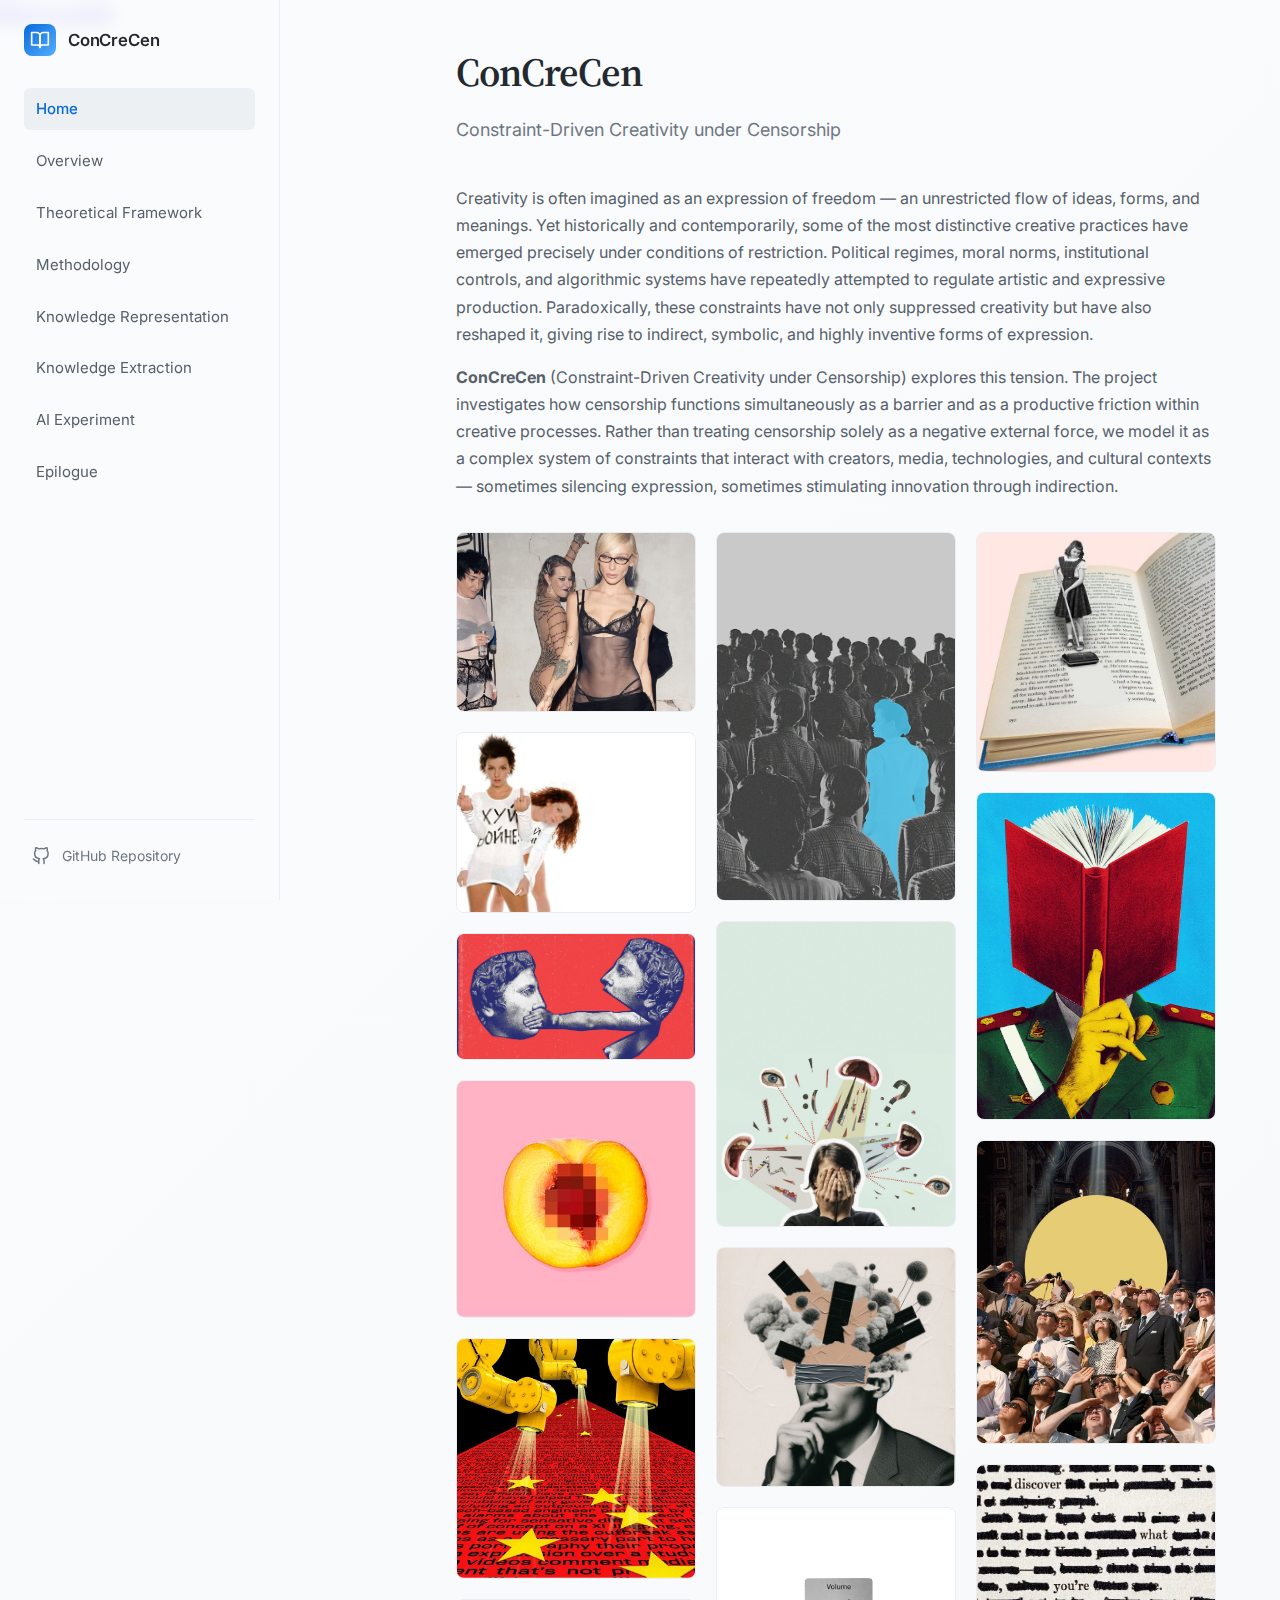
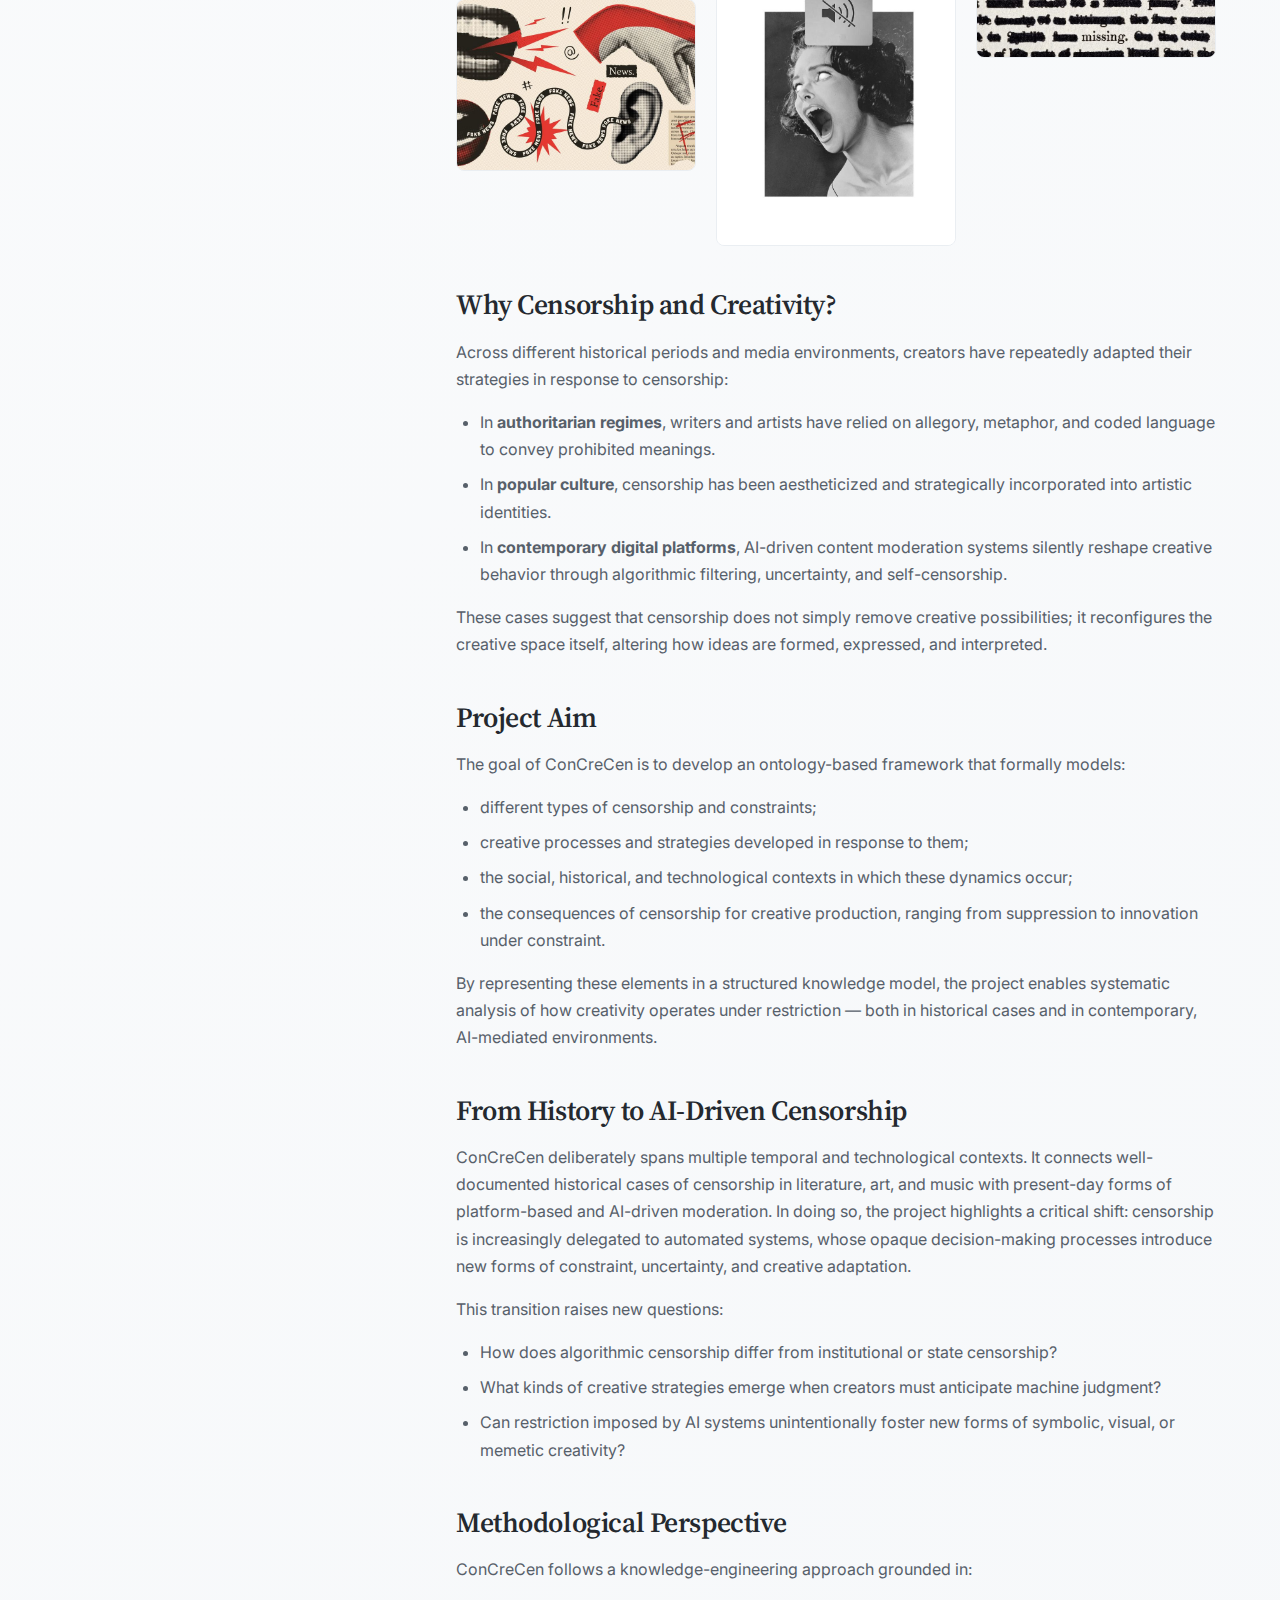
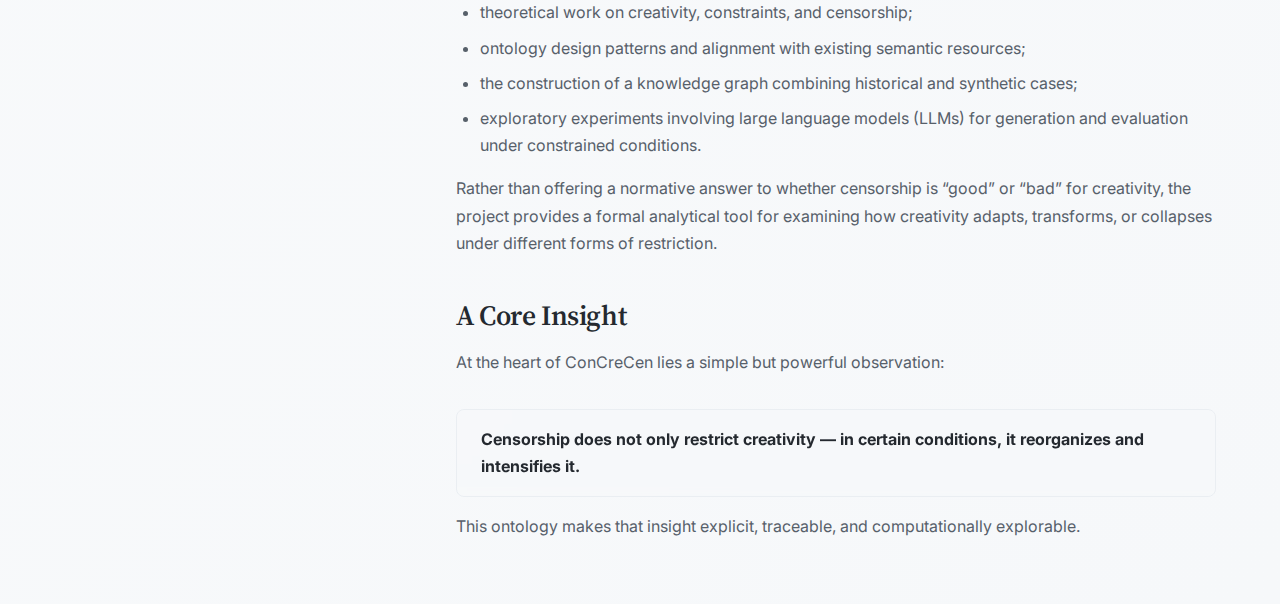
<file: docs/_archive/KRKE/index.html>
<!doctype html>
<html lang="en">
  <head>
    <meta charset="UTF-8" />
    <meta name="viewport" content="width=device-width, initial-scale=1.0" />
    <meta name="description" content="ConCreCen — ontology and analysis of how censorship and constraints shape creative practice, with scenarios, competency questions and SPARQL examples." />
    <title>
      ConCreCen – Ontology of Constraint-Driven Creativity under Censorship
    </title>
    <link rel="preconnect" href="https://fonts.googleapis.com" />
    <link rel="preconnect" href="https://fonts.gstatic.com" crossorigin />
    <link
      href="https://fonts.googleapis.com/css2?family=Inter:wght@300;400;500;600;700&family=Source+Serif+4:opsz,wght@8..60,400;8..60,600;8..60,700&display=swap"
      rel="stylesheet"
    />
    <link rel="stylesheet" href="style.css" />
  </head>
  <body>
    <a class="skip-link" href="#main-content">Skip to content</a>
    <!-- SIDEBAR -->
  <nav class="sidebar" aria-label="Primary navigation">
      <a href="#home" class="brand">
        <div class="brand-icon">
          <!-- Simple Book Icon SVG -->
          <svg
            width="20"
            height="20"
            viewBox="0 0 24 24"
            fill="none"
            stroke="currentColor"
            stroke-width="2"
            stroke-linecap="round"
            stroke-linejoin="round"
            aria-hidden="true"
            focusable="false"
          >
            <path d="M2 3h6a4 4 0 0 1 4 4v14a3 3 0 0 0-3-3H2z"></path>
            <path d="M22 3h-6a4 4 0 0 0-4 4v14a3 3 0 0 1 3-3h7z"></path>
          </svg>
        </div>
        ConCreCen
      </a>

      <ul class="nav-links">
        <li class="nav-item"><a href="#home">Home</a></li>
        <li class="nav-item"><a href="#overview">Overview</a></li>
        <li class="nav-item">
          <a href="#theoretical-framework">Theoretical Framework</a>
        </li>
        <li class="nav-item"><a href="#methodology">Methodology</a></li>
        <li class="nav-item">
          <a href="#knowledge-representation">Knowledge Representation</a>
        </li>
        <li class="nav-item">
          <a href="#knowledge-extraction">Knowledge Extraction</a>
        </li>
        <li class="nav-item"><a href="#ai-experiment">AI Experiment</a></li>
        <li class="nav-item"><a href="#epilogue">Epilogue</a></li>
      </ul>

      <div class="repo-link">
        <a href="https://github.com" target="_blank" rel="noopener noreferrer">
          <svg
            width="18"
            height="18"
            viewBox="0 0 24 24"
            fill="none"
            stroke="currentColor"
            stroke-width="2"
            stroke-linecap="round"
            stroke-linejoin="round"
            aria-hidden="true"
            focusable="false"
          >
            <path
              d="M9 19c-5 1.5-5-2.5-7-3m14 6v-3.87a3.37 3.37 0 0 0-.94-2.61c3.14-.35 6.44-1.54 6.44-7A5.44 5.44 0 0 0 20 4.77 5.07 5.07 0 0 0 19.91 1S18.73.65 16 2.48a13.38 13.38 0 0 0-7 0C6.27.65 5.09 1 5.09 1A5.07 5.07 0 0 0 5 4.77a5.44 5.44 0 0 0-1.5 3.78c0 5.42 3.3 6.61 6.44 7A3.37 3.37 0 0 0 9 18.13V22"
            ></path>
          </svg>
          GitHub Repository
        </a>
      </div>
    </nav>

    <!-- CONTENT -->
  <main id="main-content" class="main-content">
      <!-- HOME SECTION -->
      <section id="home" class="section">
        <h1 class="title-large">ConCreCen</h1>
        <p class="subtitle-large">
          Constraint-Driven Creativity under Censorship
        </p>

        <p>
          Creativity is often imagined as an expression of freedom — an
          unrestricted flow of ideas, forms, and meanings. Yet historically and
          contemporarily, some of the most distinctive creative practices have
          emerged precisely under conditions of restriction. Political regimes,
          moral norms, institutional controls, and algorithmic systems have
          repeatedly attempted to regulate artistic and expressive production.
          Paradoxically, these constraints have not only suppressed creativity
          but have also reshaped it, giving rise to indirect, symbolic, and
          highly inventive forms of expression.
        </p>

        <p>
          <strong>ConCreCen</strong> (Constraint-Driven Creativity under
          Censorship) explores this tension. The project investigates how
          censorship functions simultaneously as a barrier and as a productive
          friction within creative processes. Rather than treating censorship
          solely as a negative external force, we model it as a complex system
          of constraints that interact with creators, media, technologies, and
          cultural contexts — sometimes silencing expression, sometimes
          stimulating innovation through indirection.
        </p>

        <!-- Home Gallery -->
        <div class="home-gallery">
          <div class="gallery-item">
            <img src="images/3-94.jpg" alt="Artwork — protest collage" loading="lazy" />
          </div>
          <div class="gallery-item">
            <img
              src="images/ENvCW7IX0AEidDq.jpg"
              alt="Digital artwork — stylized portrait"
              loading="lazy"
            />
          </div>
          <div class="gallery-item">
            <img
              src="images/18d7456004f666bdd7a67c9c0591eda1.jpg"
              alt="Abstract composition — layered text and image"
              loading="lazy"
            />
          </div>
          <div class="gallery-item">
            <img
              src="images/3e9c69de6cedbacf2880b2018247680b.jpg"
              alt="Photograph — street art fragment"
              loading="lazy"
            />
          </div>
          <div class="gallery-item">
            <img
              src="images/4c226c72ebb3b70a0aa174eaa4ee60c9.jpg"
              alt="Collage — symbolic motifs"
              loading="lazy"
            />
          </div>
          <div class="gallery-item">
            <img
              src="images/4fab0b1b0f13e9f0d3cf400f3a0c82d3.jpg"
              alt="Mixed media — censorship metaphor"
              loading="lazy"
            />
          </div>
          <div class="gallery-item">
            <img
              src="images/756a043a0748bcb69802e2dae1e03b1d.jpg"
              alt="Illustration — coded symbols"
              loading="lazy"
            />
          </div>
          <div class="gallery-item">
            <img
              src="images/7fc563ba69de9945072aab417324b7c9.jpg"
              alt="Poster — protest slogan obscured"
              loading="lazy"
            />
          </div>
          <div class="gallery-item">
            <img
              src="images/93328d16730db2584e49062c63c239fd.jpg"
              alt="Graphic — visual obfuscation example"
              loading="lazy"
            />
          </div>
          <div class="gallery-item">
            <img
              src="images/b8cb5802a59f35cc1a50e4ebade42c50.jpg"
              alt="Photomontage — layered narratives"
              loading="lazy"
            />
          </div>
          <div class="gallery-item">
            <img
              src="images/b97dfb8073be4089a0c18eb81a5949fb.jpg"
              alt="Artwork — visual metaphor for censorship"
              loading="lazy"
            />
          </div>
          <div class="gallery-item">
            <img
              src="images/d1aa5f05b236cab31831e3a6aa1d7af6.jpg"
              alt="Abstract digital piece — fragmented text"
              loading="lazy"
            />
          </div>
          <div class="gallery-item">
            <img
              src="images/dff03e91dadb83ec297d85e9321bb435.jpg"
              alt="Photograph — veiled portrait"
              loading="lazy"
            />
          </div>
          <div class="gallery-item">
            <img
              src="images/dff6d82a0ddc1b0f27f104c5ddfb3abd.jpg"
              alt="Illustration — coded language motif"
              loading="lazy"
            />
          </div>
        </div>

        <h2>Why Censorship and Creativity?</h2>
        <p>
          Across different historical periods and media environments, creators
          have repeatedly adapted their strategies in response to censorship:
        </p>
        <ul>
          <li>
            In <strong>authoritarian regimes</strong>, writers and artists have
            relied on allegory, metaphor, and coded language to convey
            prohibited meanings.
          </li>
          <li>
            In <strong>popular culture</strong>, censorship has been
            aestheticized and strategically incorporated into artistic
            identities.
          </li>
          <li>
            In <strong>contemporary digital platforms</strong>, AI-driven
            content moderation systems silently reshape creative behavior
            through algorithmic filtering, uncertainty, and self-censorship.
          </li>
        </ul>
        <p>
          These cases suggest that censorship does not simply remove creative
          possibilities; it reconfigures the creative space itself, altering how
          ideas are formed, expressed, and interpreted.
        </p>

        <h2>Project Aim</h2>
        <p>
          The goal of ConCreCen is to develop an ontology-based framework that
          formally models:
        </p>
        <ul>
          <li>different types of censorship and constraints;</li>
          <li>
            creative processes and strategies developed in response to them;
          </li>
          <li>
            the social, historical, and technological contexts in which these
            dynamics occur;
          </li>
          <li>
            the consequences of censorship for creative production, ranging from
            suppression to innovation under constraint.
          </li>
        </ul>
        <p>
          By representing these elements in a structured knowledge model, the
          project enables systematic analysis of how creativity operates under
          restriction — both in historical cases and in contemporary,
          AI-mediated environments.
        </p>

        <h2>From History to AI-Driven Censorship</h2>
        <p>
          ConCreCen deliberately spans multiple temporal and technological
          contexts. It connects well-documented historical cases of censorship
          in literature, art, and music with present-day forms of platform-based
          and AI-driven moderation. In doing so, the project highlights a
          critical shift: censorship is increasingly delegated to automated
          systems, whose opaque decision-making processes introduce new forms of
          constraint, uncertainty, and creative adaptation.
        </p>
        <p>This transition raises new questions:</p>
        <ul>
          <li>
            How does algorithmic censorship differ from institutional or state
            censorship?
          </li>
          <li>
            What kinds of creative strategies emerge when creators must
            anticipate machine judgment?
          </li>
          <li>
            Can restriction imposed by AI systems unintentionally foster new
            forms of symbolic, visual, or memetic creativity?
          </li>
        </ul>

        <h2>Methodological Perspective</h2>
        <p>ConCreCen follows a knowledge-engineering approach grounded in:</p>
        <ul>
          <li>theoretical work on creativity, constraints, and censorship;</li>
          <li>
            ontology design patterns and alignment with existing semantic
            resources;
          </li>
          <li>
            the construction of a knowledge graph combining historical and
            synthetic cases;
          </li>
          <li>
            exploratory experiments involving large language models (LLMs) for
            generation and evaluation under constrained conditions.
          </li>
        </ul>
        <p>
          Rather than offering a normative answer to whether censorship is
          “good” or “bad” for creativity, the project provides a formal
          analytical tool for examining how creativity adapts, transforms, or
          collapses under different forms of restriction.
        </p>

        <h2>A Core Insight</h2>
        <p>At the heart of ConCreCen lies a simple but powerful observation:</p>
        <div class="callout">
          <strong
            >Censorship does not only restrict creativity — in certain
            conditions, it reorganizes and intensifies it.</strong
          >
        </div>
        <p>
          This ontology makes that insight explicit, traceable, and
          computationally explorable.
        </p>
      </section>

        <!-- Analysis / Queries placeholder removed (merged into Analysis / Queries section) -->

      <!-- OVERVIEW SECTION -->
      <section id="overview" class="section">
        <h1>Overview</h1>

        <p>
          The <strong>ConCreCen project</strong> (Constraint-Driven Creativity
          under Censorship) investigates the complex and often paradoxical
          relationship between censorship, constraints, and creative production,
          with particular attention to contemporary forms of AI-driven
          censorship systems. While censorship is conventionally framed as a
          purely suppressive mechanism that limits freedom of expression and
          diminishes creative output, historical, sociological, and cognitive
          studies increasingly suggest a more nuanced dynamic: constraints may
          also function as productive frictions, stimulating indirect
          expression, divergence, and innovative creative strategies.
        </p>

        <p>
          This project adopts the position that creativity should not be
          understood solely as a process unfolding under conditions of freedom,
          but rather as a situated, adaptive phenomenon, shaped by
          institutional, social, technological, and psychological pressures.
          Censorship, in this sense, constitutes a specific class of constraints
          that actively intervene in creative processes, influencing not only
          what can be expressed, but also how expression is structured, encoded,
          displaced, or transformed.
        </p>

        <p>
          ConCreCen aims to formalize this relationship through the construction
          of a domain ontology and knowledge graph that model:
        </p>
        <ul>
          <li>
            different types of censorship (political, moral, religious,
            corporate, social, self-censorship),
          </li>
          <li>
            diverse mechanisms of enforcement, including traditional manual
            review and contemporary AI-powered content moderation,
          </li>
          <li>
            the creative processes and strategies developed in response to
            restrictive environments,
          </li>
          <li>
            and the resulting impacts on creativity, ranging from suppression
            and chilling effects to innovation under constraint and the
            emergence of alternative expressive forms.
          </li>
        </ul>

        <p>
          A central theoretical assumption underlying the project is that
          censorship does not merely block creativity, but often redirects it,
          encouraging the use of allegory, metaphor, genre displacement,
          symbolic protest, and underground or coded modes of expression. This
          assumption is supported both by historical cases—such as creative
          production under authoritarian regimes in the 20th century—and by
          contemporary digital contexts, where algorithmic filtering and
          predictive moderation systems reshape creative behavior on online
          platforms.
        </p>

        <p>
          Methodologically, ConCreCen follows an eXtreme Design (XD) and CLOWN
          (Context, Literature, Ontology, Workflow, Narrative) approach,
          combining theoretical research with iterative ontology engineering.
          The project integrates:
        </p>
        <ul>
          <li>
            a theoretical framework drawing from creativity studies, censorship
            theory, and cultural history;
          </li>
          <li>
            the use of large language models (LLMs) to generate definitions,
            scenarios, and user stories that inform ontology design;
          </li>
          <li>
            a set of competency questions that articulate the reasoning goals of
            the ontology;
          </li>
          <li>
            and a structured dataset of historical, contemporary, and
            AI-mediated censorship cases, represented as RDF triples within a
            knowledge graph.
          </li>
        </ul>

        <p>
          The ontology developed in ConCreCen serves a dual function. First, it
          acts as a conceptual and analytical framework for describing and
          comparing how different forms of censorship interact with creative
          agents, works, and processes across contexts. Second, it functions as
          an operational artifact that can be used to guide and evaluate AI
          systems: either by constraining generative models to produce creative
          outputs under specified censorship conditions, or by enabling
          evaluative tasks in which AI assesses creativity according to
          ontology-defined criteria.
        </p>

        <p>
          By explicitly modeling AI-driven government and platform censorship,
          including content moderation algorithms, surveillance systems, and
          predictive filtering mechanisms, ConCreCen addresses a critical
          contemporary shift in the governance of creative expression. These
          systems introduce new forms of scalability, opacity, and algorithmic
          bias, generating novel constraints that affect not only what content
          is removed, but how creators anticipate and adapt to automated
          judgment.
        </p>

        <p>
          Ultimately, ConCreCen positions censorship as a structuring force
          within creative systems, rather than as an external anomaly. Through
          formal knowledge representation, the project demonstrates how
          constraints can simultaneously inhibit and activate creativity,
          revealing patterns of adaptation, divergence, and innovation that
          remain difficult to capture without an explicit ontological model.
        </p>

        <p>
          By making these dynamics explicit, ConCreCen contributes both to
          knowledge representation research and to broader discussions on
          creativity, cultural production, and AI governance, offering a
          reusable semantic framework for studying creativity under constraint
          in historical and contemporary settings.
        </p>
      </section>

      <!-- THEORETICAL FRAMEWORK SECTION -->
      <section id="theoretical-framework" class="section">
        <h1>Theoretical Framework</h1>

        <h2>Creativity as a Process under Constraints</h2>
        <p>
          Creativity has long been conceptualized not merely as the production
          of novel artifacts, but as a complex process shaped by cognitive,
          social, and environmental factors. Contemporary theories emphasize
          that creative production does not occur in a vacuum; rather, it is
          deeply influenced by contextual pressures, limitations, and
          constraints (Rhodes, 1961; Stokes, 2005).
        </p>
        <p>
          Research on constraint-based creativity suggests that
          limitations—whether formal, material, or ideological—can play a
          productive role in creative thinking. Constraints reduce the space of
          possible solutions, forcing creators to explore unconventional paths,
          reinterpret existing forms, and develop indirect modes of expression.
          In this sense, constraints may stimulate divergent thinking by
          requiring creative agents to work "around" obstacles rather than
          within unrestricted expressive freedom (Stokes, 2005).
        </p>
        <p>
          This perspective aligns with integrated models of creativity, such as
          those proposed in Aldo Gangemi's CreOn framework, which conceptualizes
          creativity as a situated process involving agents, goals, phases, and
          environmental pressures. Creativity emerges through interaction
          between individual intention and external conditions, including
          institutional and cultural limitations (Gangemi et al., 2021).
        </p>

        <h2>Forms of Censorship</h2>
        <p>
          Censorship represents a specific and historically persistent form of
          constraint on creative expression. It can be defined as the systematic
          restriction, modification, or suppression of expressive content by
          authoritative entities or internalized social norms (Petley, 2007).
        </p>
        <p>
          Scholars commonly distinguish between several forms of censorship:
        </p>
        <ul>
          <li>
            Political censorship, enforced by state institutions to control
            ideological narratives and public discourse;
          </li>
          <li>
            Moral and religious censorship, grounded in normative frameworks
            regulating acceptable representations of sexuality, violence, or
            belief;
          </li>
          <li>
            Corporate censorship, exercised by media companies and digital
            platforms through editorial policies and content moderation;
          </li>
          <li>
            Self-censorship, where creators internalize external pressures and
            preemptively limit their own expression (Foucault, 1977).
          </li>
        </ul>
        <p>
          These forms often coexist and interact, producing layered constraint
          environments in which creative agents operate.
        </p>

        <h2>Censorship as Creative Pressure</h2>
        <p>
          While censorship is conventionally understood as a purely suppressive
          force, historical and sociological studies demonstrate a more
          ambivalent relationship between censorship and creativity. Under
          restrictive regimes, creators have frequently developed indirect
          expressive strategies—such as allegory, metaphor, symbolic
          abstraction, genre displacement, and formal experimentation—to convey
          prohibited meanings (Bourdieu, 1993; Petley, 2007).
        </p>
        <p>
          In such contexts, censorship functions as a form of creative pressure
          or friction. Rather than eliminating expression altogether, it
          reshapes creative processes by privileging ambiguity, multi-layered
          interpretation, and coded communication. As a result, some cultural
          products created under heavy censorship exhibit high levels of formal
          innovation and interpretive complexity.
        </p>
        <p>
          This paradoxical effect—where restriction leads to
          innovation—constitutes a central theoretical assumption of the
          ConCreCen project.
        </p>

        <h2>From Historical to Algorithmic Censorship</h2>
        <p>
          In the 21st century, censorship has increasingly been mediated by
          algorithmic systems. Governments and digital platforms now rely on
          AI-driven content moderation, automated filtering, and predictive
          surveillance technologies to regulate expressive content at scale
          (Gillespie, 2018).
        </p>
        <p>
          Algorithmic censorship introduces new dynamics into the relationship
          between constraints and creativity. While it enables unprecedented
          reach and efficiency, it also produces novel forms of uncertainty,
          such as false positives, opaque decision-making, and algorithmic bias.
          These conditions often intensify the chilling effect, encouraging
          widespread self-censorship among creators who cannot anticipate how
          automated systems will interpret their work.
        </p>
        <p>
          At the same time, algorithmic censorship has prompted the emergence of
          new creative strategies, including visual obfuscation, coded language,
          meme-based communication, and platform-specific aesthetic adaptations.
        </p>

        <h2>Implications for Knowledge Representation</h2>
        <p>
          The diversity of censorship forms, creative strategies, and contextual
          conditions highlights the need for a structured and formal
          representation framework. Informal descriptions are insufficient to
          capture the complex relationships between censorship mechanisms,
          creative processes, and their outcomes.
        </p>
        <p>
          By grounding the project in established theories of creativity and
          censorship, ConCreCen provides a conceptual foundation for modeling
          these interactions through an ontology and knowledge graph. This
          theoretical framework informs the design of classes, relations, and
          datasets developed in subsequent stages of the project.
        </p>
        <p>
          Based on this theoretical grounding, the project proceeds to an
          empirical and modeling phase. Large Language Models (LLMs) are
          employed to generate user stories, creative scenarios, and preliminary
          interpretations of censorship contexts. These narratives serve as the
          basis for defining competency questions, which guide the formal design
          of the ontology and the subsequent construction of the knowledge
          graph.
        </p>

        <h2>References</h2>
        <ul>
          <li>
            Rhodes, M. (1961). <em>An Analysis of Creativity</em>. Phi Delta
            Kappan.
          </li>
          <li>
            Stokes, P. D. (2005).
            <em>Creativity from Constraints: The Psychology of Breakthrough</em
            >. Springer.
          </li>
          <li>
            Gangemi, A., et al. (2021).
            <em>CreOn: An Ontology of Creativity Theories</em>. Semantic Web
            Journal.
          </li>
          <li>
            Petley, J. (2007). <em>Censorship and the Arts</em>. Index on
            Censorship.
          </li>
          <li>
            Bourdieu, P. (1993). <em>The Field of Cultural Production</em>.
            Columbia University Press.
          </li>
          <li>
            Foucault, M. (1977). <em>Discipline and Punish</em>. Pantheon Books.
          </li>
          <li>
            Gillespie, T. (2018).
            <em
              >Custodians of the Internet: Platforms, Content Moderation, and
              the Hidden Decisions That Shape Social Media</em
            >. Yale University Press.
          </li>
        </ul>
      </section>

      <!-- METHODOLOGY SECTION -->
      <section id="methodology" class="section">
        <h1>Methodology</h1>
        <p>
          This page describes the lifecycle of the ConCreCen knowledge graph
          construction.
        </p>

        <h2>NeOn Methodology</h2>
        <p>
          We adopted the NeOn methodology for a flexible, scenario-based
          development process. Key activities included domain analysis, re-using
          existing vocabularies (DC, FOAF), and continuous evaluation against
          competency questions.
        </p>
      </section>

      <!-- KNOWLEDGE REPRESENTATION SECTION -->
      <section id="knowledge-representation" class="section">
        <h1>Knowledge Representation</h1>

        <p class="callout">
          Access to the ontology file. To find the Turtle (TTL) file of our
          ontology, navigate to the GitHub repository.
        </p>

        <h2 id="kr-ontology">4.1 The Ontology</h2>
        <p>
          ConCreCen (Constraint-Driven Creativity under Censorship) formalizes
          constraint-driven creativity as an interaction between creative
          agents, creative works, enforcement authorities, and the constraints
          that shape production, circulation, and reception. The ontology models
          censorship not only as an external suppressive force, but as a
          structured set of constraints that can redirect creative processes and
          provoke adaptive strategies (e.g., allegory, coded language, genre
          shifts, visual obfuscation).
        </p>
        <p>
          We distinguish between institutional censorship (state, religious,
          corporate, social) and self-censorship, while extending the model to
          contemporary AI-driven moderation. This extension captures algorithmic
          mechanisms (e.g., keyword filtering, pattern recognition,
          pre-/post-publication review), their operational artifacts (e.g.,
          shadowbanning, throttling/downranking, automated removals), and side
          effects such as false positives and algorithmic bias.
        </p>

        <h2 id="kr-modeling">4.2 Modeling</h2>
        <p>
          The ontology was developed iteratively using a bottom-up extreme
          design approach. We started from narrative scenarios and user stories,
          derived competency questions (CQs), and then refined the TBox
          (classes) and properties until each CQ could be expressed as a SPARQL
          query over the resulting knowledge graph.
        </p>

        <h3>User Stories</h3>
        <div class="user-stories">
          <div class="user-story-card">
            <div class="user-story-icon">👤</div>
            <div class="user-story-content">
              <h3>User Story 1 — Creator Perspective</h3>
              <p>
                As a writer working under restrictive political and technological
                conditions, I want to express ideas that challenge dominant
                narratives without triggering censorship mechanisms. I operate
                within an environment shaped by both institutional regulations
                and opaque algorithmic moderation systems. Explicit political
                critique risks bans, account suspension, or legal consequences.
                To navigate these constraints, I adopt creative strategies such
                as allegory, metaphor, and genre displacement. My goal is not
                only to avoid censorship but to communicate meaning to an
                informed audience capable of interpreting coded messages. I am
                constantly balancing expressive ambition with self-censorship,
                uncertainty, and adaptation. Understanding how different
                constraints shape creative outcomes would help me choose more
                effective strategies.
              </p>
            </div>
          </div>

          <div class="user-story-card">
            <div class="user-story-icon">🔬</div>
            <div class="user-story-content">
              <h3>User Story 2 — Researcher Perspective</h3>
              <p>
                As a researcher in digital humanities and knowledge
                representation, I want to analyze how different forms of
                censorship influence creative strategies and cultural
                production. I aim to compare historical and contemporary cases
                across media, regimes, and platforms. By modeling censorship
                acts, constraints, and creative responses in a knowledge graph,
                I want to identify patterns such as which constraints lead to
                innovation versus suppression. I also want to explore how
                AI-driven censorship differs from traditional forms in its
                effects on creativity. My goal is to support comparative
                analysis through structured queries rather than anecdotal
                evidence.
              </p>
            </div>
          </div>

          <div class="user-story-card">
            <div class="user-story-icon">🤖</div>
            <div class="user-story-content">
              <h3>User Story 3 — Platform / AI Moderation Perspective</h3>
              <p>
                As a designer of AI-based content moderation systems, I want to
                understand how automated censorship affects creative expression.
                My system must enforce content policies at scale, but false
                positives and ambiguous interpretations are unavoidable.
                Creators adapt by developing new expressive strategies that
                evade detection, sometimes undermining policy goals. By
                analyzing these interactions, I want to identify unintended
                consequences such as chilling effects or emergent coded
                communication. A structured ontology would help evaluate how
                moderation mechanisms shape creative behavior.
              </p>
            </div>
          </div>
        </div>

        <!-- 4.2.1 LLM Outputs (Stage 3) -->
        <h2 id="kr-llm-outputs">4.2.1 LLM Outputs (Stage 3)</h2>

        <h2 id="kr-llm-method">LLM Generation Methodology</h2>
        <p>
          To support ontology design, we employed Large Language Models (LLMs)
          to generate representative scenarios, user stories, and competency
          questions. This approach enables rapid exploration of domain
          complexity while maintaining a structured design workflow. Below are
          representative examples of the prompting process.
        </p>

        <h2 id="kr-prompts">Prompts & Excerpts</h2>

        <div class="llm-prompt">
          <div class="callout-header">
            <span class="callout-icon">💬</span>
            <span class="callout-title">LLM Prompt</span>
          </div>
          <div class="callout-content">
            <pre class="prompt-text">
Generate 10 diverse scenarios illustrating the relationship between censorship and creativity across different historical periods, political contexts, and technological environments. Each scenario should include:

- Temporal and geographic context
- Type of censorship mechanism (institutional, algorithmic, self-censorship)
- Creative domain (literature, film, music, digital art, journalism)
- Specific creative strategies used to navigate constraint
- Outcome and impact on creative expression

Focus on cases where constraint leads to innovation, suppression, or both.</pre
            >
          </div>
        </div>

        <div class="llm-output">
          <div class="callout-header">
            <span class="callout-icon">🤖</span>
            <span class="callout-title">LLM Output (excerpt)</span>
          </div>
          <div class="callout-content">
            <p>
              <strong
                >Scenario 1 — Allegory under Totalitarian Rule (1930s
                Europe)</strong
              >
            </p>
            <p>
              In the late 1930s, a novelist living under an authoritarian regime
              in Southern Europe faces strict political censorship enforced by a
              state ministry of culture. Explicit criticism of the government
              and references to political repression are prohibited. The author
              writes a fictional novel set in a distant, imaginary kingdom where
              animals govern humans, using allegory to reflect real political
              dynamics...
            </p>
            <p class="output-note">
              <em
                ><a href="#kr-scenarios"
                  >Read more — See all 10 scenarios below</a
                ></em
              >
            </p>
          </div>
        </div>

        <div class="llm-prompt">
          <div class="callout-header">
            <span class="callout-icon">💬</span>
            <span class="callout-title">LLM Prompt</span>
          </div>
          <div class="callout-content">
            <pre class="prompt-text">
Based on these scenarios, generate competency questions that an ontology should be able to answer. Format each as a natural language question followed by the required entities and relations needed to answer it.</pre
            >
          </div>
        </div>

        <div class="llm-output">
          <div class="callout-header">
            <span class="callout-icon">🤖</span>
            <span class="callout-title">LLM Output (excerpt)</span>
          </div>
          <div class="callout-content">
            <p>
              <strong>CQ1:</strong> What types of censorship constrain a given
              creative work in a specific context?
            </p>
            <p class="output-note">
              Needed entities/relations: CreativeWork, Context, Censorship,
              hasConstraint, occursInContext
            </p>
            <p class="output-note">
              <em
                ><a href="#kr-competency"
                  >Read more — See all 12 competency questions below</a
                ></em
              >
            </p>
          </div>
        </div>

        <h2 id="kr-scenarios">Scenarios</h2>

        <div class="accordion-controls">
          <button class="btn-accordion-control" id="expand-all">
            Open All
          </button>
          <button class="btn-accordion-control" id="collapse-all">
            Close All
          </button>
        </div>

        <div class="scenario-accordion">
          <details class="scenario-item">
            <summary class="scenario-summary">
              <strong
                >Scenario 1 — Allegory under Totalitarian Rule (1930s
                Europe)</strong
              >
            </summary>
            <div class="scenario-content">
              <p>
                In the late 1930s, a novelist living under an authoritarian
                regime faces strict political censorship. Explicit criticism is
                prohibited; the author writes a novel set in an imaginary
                kingdom using allegory to reflect political dynamics, allowing
                subversive meanings to circulate without direct reference to
                real institutions.
              </p>
            </div>
          </details>

          <details class="scenario-item">
            <summary class="scenario-summary">
              <strong>Scenario 2 — Underground Theatre (1960s)</strong>
            </summary>
            <div class="scenario-content">
              <p>
                A theatre collective stages plays in clandestine venues to avoid
                state censorship. Scripts are coded with double meanings and
                performed for trusted audiences; distribution is through
                samizdat-style networks. The constraint shapes formal choices
                and audience practices.
              </p>
            </div>
          </details>

          <details class="scenario-item">
            <summary class="scenario-summary">
              <strong
                >Scenario 3 — Satirical Music under Corporate Pressure
                (2010s)</strong
              >
            </summary>
            <div class="scenario-content">
              <p>
                Musicians face removal from playlists and demonetization for
                overt political satire. Artists adapt by releasing instrumental
                variations, pseudonymous accounts, or live-only performances,
                altering production and distribution strategies to preserve
                voice and avoid platform takedowns.
              </p>
            </div>
          </details>

          <details class="scenario-item">
            <summary class="scenario-summary">
              <strong
                >Scenario 4 — Visual Artist and Platform Policy
                (2010s–2020s)</strong
              >
            </summary>
            <div class="scenario-content">
              <p>
                An image-sharing platform's nudity policy and automated filters
                repeatedly flag an artist's work. The artist experiments with
                abstraction and stylization to retain expressivity while
                avoiding automatic removals; some works are accepted, others are
                downranked, creating a patchwork of visibility.
              </p>
            </div>
          </details>

          <details class="scenario-item">
            <summary class="scenario-summary">
              <strong
                >Scenario 5 — Academic Self-Censorship (Contemporary)</strong
              >
            </summary>
            <div class="scenario-content">
              <p>
                A researcher anticipates peer-review and funding risks and omits
                controversial case studies from a manuscript. Institutional and
                reputational constraints shape research questions and language,
                resulting in cautious framing and reduced critical disclosure.
              </p>
            </div>
          </details>

          <details class="scenario-item">
            <summary class="scenario-summary">
              <strong
                >Scenario 6 — Meme Culture as Workaround (Internet Age)</strong
              >
            </summary>
            <div class="scenario-content">
              <p>
                Creators use memetic forms and coded visual tropes to transmit
                prohibited meanings; memes travel across platforms and can evade
                moderation through rapid mutation, enabling indirect political
                commentary under surveillance.
              </p>
            </div>
          </details>
          <details class="scenario-item">
            <summary class="scenario-summary">
              Scenario 7 — Music under Religious Norms
              <span class="scenario-context">(1990s Iran)</span>
            </summary>
            <div class="scenario-content">
              <p>
                A musician in 1990s Iran faces religious censorship restricting
                certain musical styles and public performances.
                Western-influenced genres are prohibited. The artist composes
                instrumental music using traditional structures while subtly
                incorporating modern harmonies. The creative strategy involves
                genre blending and formal experimentation. Performances occur in
                semi-private cultural venues. The outcome is limited public
                exposure but sustained creative innovation.
              </p>
            </div>
          </details>

          <details class="scenario-item">
            <summary class="scenario-summary">
              Scenario 8 — Platform AI Bias in Visual Art Moderation
              <span class="scenario-context">(2020s)</span>
            </summary>
            <div class="scenario-content">
              <p>
                A contemporary visual artist uploads digital artwork depicting
                abstract human forms to an image-sharing platform. AI-driven
                moderation systems misclassify the artwork as violating nudity
                policies. The artist modifies the style using geometric
                abstraction and visual distortion. The revised works are
                approved but lose some expressive clarity. The outcome reflects
                algorithmic bias and adaptive creativity.
              </p>
            </div>
          </details>

          <details class="scenario-item">
            <summary class="scenario-summary">
              Scenario 9 — Journalistic Censorship during Armed Conflict
              <span class="scenario-context">(2000s)</span>
            </summary>
            <div class="scenario-content">
              <p>
                A journalist reporting on a military conflict in the early 2000s
                faces state-imposed political censorship. Reporting on civilian
                casualties is restricted. The journalist writes literary
                reportage using personal narratives and fragmented storytelling.
                The creative strategy reframes factual reporting as
                human-interest literature. The work is published internationally
                but banned domestically. The outcome is suppression in the local
                context and innovation in narrative form.
              </p>
            </div>
          </details>

          <details class="scenario-item">
            <summary class="scenario-summary">
              Scenario 10 — Predictive AI Censorship on Streaming Platforms
              <span class="scenario-context">(Future-Oriented)</span>
            </summary>
            <div class="scenario-content">
              <p>
                A screenwriter working for a global streaming platform submits a
                politically sensitive script. Predictive AI systems flag the
                script as potentially controversial before publication.
                Corporate authorities request revisions. The writer rewrites the
                narrative using speculative fiction and alternate timelines. The
                series is released with altered themes. The outcome shows
                pre-emptive censorship and strategic genre shift.
              </p>
            </div>
          </details>
        </div>

        <!-- User Stories moved earlier under Scenarios; duplicate removed -->
        <section id="kr-core-classes" class="kr-core-classes">
          <div class="kr-tree card">
            <h2 id="kr-classes-properties">4.2.2 Classes &amp; Properties</h2>
            <p class="subtitle-small">Ontology Class Taxonomy (TBox)</p>

            <h3>Core Domain Entities</h3>
            <ul class="tree-children taxonomy">
              <li>
                <strong>CreativeAgent</strong> — creator/actor producing a
                creative work under constraints (writer, artist, journalist,
                content creator).
              </li>
              <li>
                <strong>CreativeWork</strong> — the creative artifact (novel,
                film, song, artwork, post, video).
              </li>
              <li>
                <strong>CreativeProcess</strong> — the production activity
                shaping the work (writing, filming, publishing, posting,
                revising).
              </li>
              <li>
                <strong>Medium</strong> — channel/form of expression
                (literature, film, theatre, music, visual art, digital media,
                journalism).
              </li>
            </ul>

            <h3>Constraint &amp; Censorship Layer</h3>
            <ul class="tree-children taxonomy">
              <li>
                <strong>Constraint</strong> — any limitation affecting creative
                production (superclass).
              </li>
              <li>
                <strong>LegalConstraint</strong> — laws, decrees, criminal
                liability.
              </li>
              <li>
                <strong>InstitutionalConstraint</strong> — publishers, studios,
                committees, platform rules.
              </li>
              <li>
                <strong>SocialConstraint</strong> — community norms, taboos,
                moral sanctions.
              </li>
              <li>
                <strong>PsychologicalConstraint</strong> — fear, risk
                perception, internal pressure.
              </li>
              <li>
                <strong>Censorship</strong> — a specialized Constraint aimed at
                restricting expression.
                <ul class="tax-children">
                  <li>GovernmentCensorship</li>
                  <li>CorporateCensorship</li>
                  <li>ReligiousCensorship</li>
                  <li>SocialCensorship</li>
                  <li>SelfCensorship</li>
                  <li>AIDrivenCensorship</li>
                </ul>
              </li>
              <li>
                <strong>CensorshipAct</strong> — a concrete censorship event
                (ban, edit request, takedown, suppression, blacklisting,
                shadowban).
              </li>
            </ul>

            <h3>Actors &amp; Context</h3>
            <ul class="tree-children taxonomy">
              <li>
                <strong>Authority</strong> — entity enforcing censorship (state
                agency, platform, institution, community moderators).
              </li>
              <li>
                <strong>Context</strong> — conditions where
                censorship/creativity occurs.
                <ul class="tax-children">
                  <li>TemporalContext (decade / period)</li>
                  <li>SpatialContext (country / region)</li>
                  <li>HistoricalContext (e.g., “late Soviet period”)</li>
                  <li>
                    PoliticalContext (e.g., authoritarian regime / wartime)
                  </li>
                  <li>
                    PlatformContext (e.g., “major social media platform”,
                    “Chinese platform ecology”)
                  </li>
                </ul>
              </li>
            </ul>

            <h3>Creative Response &amp; Outcomes</h3>
            <ul class="tree-children taxonomy">
              <li>
                <strong>CreativeStrategy</strong> — strategy to bypass/cope with
                constraint.
                <ul class="tax-children">
                  <li>AllegoryStrategy</li>
                  <li>MetaphorStrategy</li>
                  <li>SymbolismStrategy</li>
                  <li>GenreShiftStrategy</li>
                  <li>FormalExperimentationStrategy</li>
                  <li>CodedLanguageStrategy</li>
                  <li>VisualObfuscationStrategy</li>
                  <li>MemeBasedCommunicationStrategy</li>
                  <li>UndergroundDistributionStrategy</li>
                  <li>SelfCensorshipStrategy</li>
                </ul>
              </li>
              <li>
                <strong>Outcome</strong> — administrative/public result of a
                censorship act.
                <ul class="tax-children">
                  <li>Banned</li>
                  <li>Edited</li>
                  <li>Approved</li>
                  <li>Removed</li>
                  <li>Shadowbanned / Downranked</li>
                  <li>AllowedWithChanges</li>
                  <li>CirculatedUnderground</li>
                </ul>
              </li>
              <li>
                <strong>ImpactOnCreativity</strong> — broader cultural/creative
                consequences.
                <ul class="tax-children">
                  <li>SuppressionOfIdeas</li>
                  <li>ChillingEffect</li>
                  <li>InnovationUnderConstraint</li>
                  <li>EmergenceOfUndergroundArt</li>
                </ul>
              </li>
            </ul>

            <h3>AI Extension (Algorithmic / AI-driven Censorship)</h3>
            <ul class="tree-children taxonomy">
              <li>
                <strong>AISystem</strong> — automated system used to
                moderate/control content.
                <ul class="tax-children">
                  <li>ContentModerationAI</li>
                  <li>SurveillanceAI</li>
                  <li>PredictiveCensorshipAI</li>
                </ul>
              </li>
              <li>
                <strong>CensorshipMechanism</strong>
                <ul class="tax-children">
                  <li>ManualReview</li>
                  <li>AutomatedFiltering</li>
                  <li>KeywordFiltering</li>
                  <li>PatternRecognition</li>
                  <li>PrePublicationReview</li>
                  <li>PostPublicationRemoval</li>
                </ul>
              </li>
              <li>
                <strong>DigitalBarrier</strong>
                <ul class="tax-children">
                  <li>Shadowban</li>
                  <li>Throttling / Downranking</li>
                  <li>AutoRemoval</li>
                  <li>AccountLimitation</li>
                </ul>
              </li>
              <li>
                <strong>AlgorithmicBias</strong> — systematic errors (false
                positives/unequal treatment).
              </li>
            </ul>

            <h3>Object Properties (Relations)</h3>
            <p class="subtitle-small">Core censorship–creativity relations</p>

            <!-- Property Definitions as cards -->
            <div class="property-defs">
              <h3>Property Definitions (ConCreCen)</h3>
              <p class="subtitle-small">Core censorship–creativity relations</p>

              <div class="prop-grid">
                <div id="prop-isEnforcedBy" class="scenario-card prop-card">
                  <h4>isEnforcedBy</h4>
                  <p class="prop-meta">
                    <strong>Domain → Range:</strong> CensorshipAct → Authority
                  </p>
                  <p>
                    Links a censorship policy/act to the authority that applies
                    it (state body, institution, platform, community).
                    Establishes who controls the restriction.
                  </p>
                </div>

                <div id="prop-occursInContext" class="scenario-card prop-card">
                  <h4>occursInContext</h4>
                  <p class="prop-meta">
                    <strong>Domain → Range:</strong> (CensorshipAct |
                    CreativeWork | CreativeStrategy) → Context
                  </p>
                  <p>
                    Connects censorship acts, creative works, or strategies to
                    their historical / geopolitical / platform context (time
                    period, regime, country, platform ecosystem). Enables
                    comparison across contexts.
                  </p>
                </div>

                <div
                  id="prop-hasCensorshipType"
                  class="scenario-card prop-card"
                >
                  <h4>hasCensorshipType</h4>
                  <p class="prop-meta">
                    <strong>Domain → Range:</strong> Censorship → CensorshipType
                  </p>
                  <p>
                    Classifies censorship as political, moral, religious,
                    corporate, social, self-censorship, or AI-driven. Supports
                    querying patterns by type.
                  </p>
                </div>

                <div
                  id="prop-imposesConstraint"
                  class="scenario-card prop-card"
                >
                  <h4>imposesConstraint</h4>
                  <p class="prop-meta">
                    <strong>Domain → Range:</strong> (Censorship | Authority) →
                    Constraint
                  </p>
                  <p>
                    Connects censorship (or an authority) to the concrete
                    constraint that defines what is prohibited (banned topics,
                    banned symbols, banned keywords, disallowed depictions).
                  </p>
                </div>

                <div id="prop-targetsWork" class="scenario-card prop-card">
                  <h4>targetsWork</h4>
                  <p class="prop-meta">
                    <strong>Domain → Range:</strong> CensorshipAct →
                    CreativeWork
                  </p>
                  <p>
                    Specifies which creative work is directly targeted by a
                    censorship act (book, film, artwork, post, song, etc.).
                  </p>
                </div>

                <div
                  id="prop-constrainsProcess"
                  class="scenario-card prop-card"
                >
                  <h4>constrainsProcess</h4>
                  <p class="prop-meta">
                    <strong>Domain → Range:</strong> Constraint →
                    CreativeProcess
                  </p>
                  <p>
                    Links a constraint to the creative process it shapes
                    (writing, filming, publishing, posting, revising). Captures
                    censorship as pressure on process, not only on finished
                    products.
                  </p>
                </div>

                <div id="prop-producesWork" class="scenario-card prop-card">
                  <h4>producesWork</h4>
                  <p class="prop-meta">
                    <strong>Domain → Range:</strong> CreativeAgent →
                    CreativeWork
                  </p>
                  <p>
                    Connects creators (individuals or collectives) to the
                    creative works they produce, allowing attribution and
                    tracing creative agency.
                  </p>
                </div>

                <div id="prop-usesMedium" class="scenario-card prop-card">
                  <h4>usesMedium</h4>
                  <p class="prop-meta">
                    <strong>Domain → Range:</strong> CreativeWork → Medium
                  </p>
                  <p>
                    Associates a creative work with its medium (literature,
                    film, theatre, music, digital media, journalism), enabling
                    medium-specific analysis.
                  </p>
                </div>

                <div
                  id="prop-respondsWithStrategy"
                  class="scenario-card prop-card"
                >
                  <h4>respondsWithStrategy</h4>
                  <p class="prop-meta">
                    <strong>Domain → Range:</strong> (CreativeAgent |
                    CreativeProcess) → CreativeStrategy
                  </p>
                  <p>
                    Links a creator (or a creative work/process) to the strategy
                    used to navigate constraints (allegory, metaphor, genre
                    shift, coded language, etc.).
                  </p>
                </div>

                <div id="prop-triggersStrategy" class="scenario-card prop-card">
                  <h4>triggersStrategy</h4>
                  <p class="prop-meta">
                    <strong>Domain → Range:</strong> Constraint →
                    CreativeStrategy
                  </p>
                  <p>
                    Connects a constraint/censorship type to strategies that it
                    provokes or makes likely, enabling analysis of “what kinds
                    of censorship produce which workaround strategies.”
                  </p>
                </div>

                <div id="prop-hasOutcome" class="scenario-card prop-card">
                  <h4>hasOutcome</h4>
                  <p class="prop-meta">
                    <strong>Domain → Range:</strong> CensorshipAct → Outcome
                  </p>
                  <p>
                    Represents the administrative/public outcome of censorship:
                    banned, edited, approved, shadowbanned, removed,
                    age-restricted, allowed-with-changes,
                    circulated-underground.
                  </p>
                </div>

                <div id="prop-hasImpact" class="scenario-card prop-card">
                  <h4>hasImpact</h4>
                  <p class="prop-meta">
                    <strong>Domain → Range:</strong> (Censorship | Constraint) →
                    ImpactOnCreativity
                  </p>
                  <p>
                    Links censorship/constraints to broader consequences for
                    creativity and culture (suppression of ideas, chilling
                    effect, innovation under constraint, emergence of
                    underground art).
                  </p>
                </div>

                <!-- Additional AI / data properties added -->
                <div id="prop-employsMechanism" class="scenario-card prop-card">
                  <h4>employsMechanism</h4>
                  <p class="prop-meta">
                    <strong>Domain → Range:</strong> Censorship →
                    CensorshipMechanism
                  </p>
                  <p>
                    Connects Censorship to a CensorshipMechanism (ManualReview,
                    AutomatedFiltering, KeywordFiltering, PatternRecognition).
                  </p>
                </div>

                <div id="prop-utilizesSystem" class="scenario-card prop-card">
                  <h4>utilizesSystem</h4>
                  <p class="prop-meta">
                    <strong>Domain → Range:</strong> AIDrivenCensorship →
                    AISystem
                  </p>
                  <p>
                    Connects AIDrivenCensorship to an AISystem
                    (ContentModerationAI, SurveillanceAI,
                    PredictiveCensorshipAI).
                  </p>
                </div>

                <div
                  id="prop-monitorsFlagsContent"
                  class="scenario-card prop-card"
                >
                  <h4>monitors / flagsContent</h4>
                  <p class="prop-meta">
                    <strong>Domain → Range:</strong> AISystem → CreativeWork
                  </p>
                  <p>
                    Connects AISystem to CreativeWork for detection, flagging,
                    and monitoring.
                  </p>
                </div>

                <div
                  id="prop-imposesDigitalBarrier"
                  class="scenario-card prop-card"
                >
                  <h4>imposesDigitalBarrier</h4>
                  <p class="prop-meta">
                    <strong>Domain → Range:</strong> AIDrivenCensorship →
                    DigitalBarrier
                  </p>
                  <p>
                    Links AIDrivenCensorship to platform-specific barriers
                    (shadowban, throttling, auto-removal).
                  </p>
                </div>

                <div id="prop-hasAccuracyRate" class="scenario-card prop-card">
                  <h4>hasAccuracyRate</h4>
                  <p class="prop-meta">
                    <strong>Domain → Range:</strong> AISystem → xsd:decimal
                  </p>
                  <p>
                    Data property describing the empirical accuracy of an
                    AISystem (useful for bias and reliability analyses).
                  </p>
                </div>

                <div
                  id="prop-falsePositiveRate"
                  class="scenario-card prop-card"
                >
                  <h4>falsePositiveRate</h4>
                  <p class="prop-meta">
                    <strong>Domain → Range:</strong> AISystem → xsd:decimal
                  </p>
                  <p>
                    Data property recording rate of false positives (important
                    for studying chilling effects and erroneous takedowns).
                  </p>
                </div>

                <div
                  id="prop-restrictionSeverity"
                  class="scenario-card prop-card"
                >
                  <h4>restrictionSeverity</h4>
                  <p class="prop-meta">
                    <strong>Domain → Range:</strong> Constraint → SeverityLevel
                  </p>
                  <p>
                    Data property capturing the intensity of a constraint (soft
                    guideline, removal, criminal sanction), useful to rank and
                    compare constraints.
                  </p>
                </div>

                <div id="prop-hasOutcomeType" class="scenario-card prop-card">
                  <h4>hasOutcomeType</h4>
                  <p class="prop-meta">
                    <strong>Domain → Range:</strong> Outcome → OutcomeType
                  </p>
                  <p>
                    Classifies an Outcome with a controlled vocabulary (e.g.,
                    Banned, Edited, Approved, Shadowbanned), improving CQ
                    precision.
                  </p>
                </div>

                <div id="prop-hasOutcomeDate" class="scenario-card prop-card">
                  <h4>hasOutcomeDate</h4>
                  <p class="prop-meta">
                    <strong>Domain → Range:</strong> Outcome → xsd:date
                  </p>
                  <p>
                    Date when the outcome (ban/edit/removal) was applied;
                    supports temporal queries.
                  </p>
                </div>
              </div>
            </div>
          </div>
        </section>

        <!-- Duplicate user stories removed; canonical user-stories block appears earlier in 4.2 Modeling -->

        <h2 id="kr-competency">4.2.3 Competency Questions</h2>

        <ol class="competency-questions">
          <li>
            <div class="cq-question">
              What types of censorship constrain a given creative work in a
              specific context?
            </div>
            <div class="cq-entities">
              Needed entities/relations: <code>CreativeWork</code>,
              <code>Context</code>, <code>Censorship</code>,
              <code>hasConstraint</code>, <code>occursInContext</code>
            </div>
          </li>
          <li>
            <div class="cq-question">
              Which authorities enforce censorship in different historical and
              digital environments?
            </div>
            <div class="cq-entities">
              Needed entities/relations: <code>Authority</code>,
              <code>Censorship</code>, <code>isEnforcedBy</code>
            </div>
          </li>
          <li>
            <div class="cq-question">
              What creative strategies are used under political versus AI-driven
              censorship?
            </div>
            <div class="cq-entities">
              Needed entities/relations: <code>CensorshipType</code>,
              <code>CreativeStrategy</code>,
              <code>triggersStrategy</code>
            </div>
          </li>
          <li>
            <div class="cq-question">
              Which creative works were banned, edited, or approved under
              censorship?
            </div>
            <div class="cq-entities">
              Needed entities/relations: <code>CreativeWork</code>,
              <code>CensorshipAct</code>, <code>Outcome</code>
            </div>
          </li>
          <li>
            <div class="cq-question">
              In which contexts does censorship lead to innovation under
              constraint rather than suppression?
            </div>
            <div class="cq-entities">
              Needed entities/relations: <code>Context</code>,
              <code>ImpactOnCreativity</code>, <code>hasImpact</code>
            </div>
          </li>
          <li>
            <div class="cq-question">
              How does self-censorship differ from institutional censorship in
              its effects on creativity?
            </div>
            <div class="cq-entities">
              Needed entities/relations: <code>SelfCensorship</code>,
              <code>InstitutionalCensorship</code>,
              <code>CreativeProcess</code>
            </div>
          </li>
          <li>
            <div class="cq-question">
              Which media types are most affected by AI-driven censorship
              mechanisms?
            </div>
            <div class="cq-entities">
              Needed entities/relations: <code>Medium</code>,
              <code>AIDrivenCensorship</code>, <code>targetsWork</code>
            </div>
          </li>
          <li>
            <div class="cq-question">
              What forms of algorithmic bias occur in automated content
              moderation?
            </div>
            <div class="cq-entities">
              Needed entities/relations: <code>AISystem</code>,
              <code>AlgorithmicBias</code>, <code>hasImpact</code>
            </div>
          </li>
          <li>
            <div class="cq-question">
              Which creative strategies correlate with high constraint
              environments?
            </div>
            <div class="cq-entities">
              Needed entities/relations: <code>Constraint</code>,
              <code>CreativeStrategy</code>, <code>CreativeProcess</code>
            </div>
          </li>
          <li>
            <div class="cq-question">
              How do censorship mechanisms differ between pre-publication and
              post-publication control?
            </div>
            <div class="cq-entities">
              Needed entities/relations: <code>CensorshipMechanism</code>,
              <code>PrePublication</code>,
              <code>PostPublication</code>
            </div>
          </li>
          <li>
            <div class="cq-question">
              Which works circulate through underground distribution networks
              due to censorship?
            </div>
            <div class="cq-entities">
              Needed entities/relations: <code>CreativeWork</code>,
              <code>DistributionStrategy</code>, <code>Outcome</code>
            </div>
          </li>
          <li>
            <div class="cq-question">
              How does predictive AI censorship alter creative planning and
              genre selection?
            </div>
            <div class="cq-entities">
              Needed entities/relations: <code>PredictiveCensorshipAI</code>,
              <code>CreativeStrategy</code>, <code>Genre</code>
            </div>
          </li>
        </ol>

        <!-- Strategy Genealogy (analogous to "Inspiration Sources") -->
        <section id="strategy-genealogy" class="section">
          <h2>Strategy Genealogy</h2>

          <p><strong>Research Question</strong></p>
          <p>
            What creative strategies are associated with different types of
            censorship?
          </p>

          <p><strong>Finding</strong></p>
          <p>
            Based on the prototype scenario dataset, institutional censorship
            (government/religious) is most frequently associated with allegory,
            coded language, genre shifts, and underground distribution, while
            AI-driven and platform censorship is associated with visual
            obfuscation, memetic communication, and stylistic distortion.
            Self-censorship is primarily linked to omission and cautious
            framing.
          </p>

          <h3>📋 SPARQL-example</h3>
          <pre><code>PREFIX : &lt;http://webprotege.stanford.edu/&gt;

SELECT ?censorshipType
       (GROUP_CONCAT(DISTINCT ?strategy; SEPARATOR=", ") AS ?strategies)
WHERE {
  ?c a ?censorshipType ;
     :triggersStrategy ?strategy .
  FILTER (?censorshipType IN (
    :GovernmentCensorship,
    :ReligiousCensorship,
    :CorporateCensorship,
    :AIDrivenCensorship,
    :SelfCensorship
  ))
}
GROUP BY ?censorshipType
ORDER BY ?censorshipType</code></pre>

          <h3>
            📊 Query Results: Strategies by Censorship Type (Prototype Dataset)
          </h3>
          <table class="results-table">
            <thead>
              <tr>
                <th>Censorship Type</th>
                <th>Strategies</th>
              </tr>
            </thead>
            <tbody>
              <tr>
                <td>GovernmentCensorship</td>
                <td>
                  AllegoryStrategy, CodedLanguageStrategy, GenreShiftStrategy,
                  UndergroundDistributionStrategy
                </td>
              </tr>
              <tr>
                <td>ReligiousCensorship</td>
                <td>GenreShiftStrategy, FormalExperimentationStrategy</td>
              </tr>
              <tr>
                <td>CorporateCensorship</td>
                <td>FormalExperimentationStrategy, SelfCensorshipStrategy</td>
              </tr>
              <tr>
                <td>AIDrivenCensorship</td>
                <td>
                  VisualObfuscationStrategy, MemeBasedCommunicationStrategy,
                  CodedLanguageStrategy
                </td>
              </tr>
              <tr>
                <td>SelfCensorship</td>
                <td>SelfCensorshipStrategy</td>
              </tr>
            </tbody>
          </table>

          <h3>Outcome Patterns</h3>
          <p><strong>Research Question</strong></p>
          <p>
            What outcomes are most common under different censorship mechanisms?
          </p>

          <p><strong>Finding</strong></p>
          <p>
            Post-publication enforcement is associated with Removed /
            Shadowbanned / Banned outcomes, whereas pre-publication and
            predictive review are more often associated with Edited /
            AllowedWithChanges outcomes.
          </p>

          <h3>📋 SPARQL-example</h3>
          <pre><code>PREFIX : &lt;http://webprotege.stanford.edu/&gt;

SELECT ?mechanism
       (GROUP_CONCAT(DISTINCT ?outType; SEPARATOR=", ") AS ?outcomes)
WHERE {
  ?c :employsMechanism ?mechanism .
  ?act a :CensorshipAct ;
       :hasOutcome ?out .
  ?out :hasOutcomeType ?outType .
}
GROUP BY ?mechanism
ORDER BY ?mechanism</code></pre>

          <h3>📊 Query Results: Outcomes by Mechanism (Prototype Dataset)</h3>
          <table class="results-table">
            <thead>
              <tr>
                <th>Mechanism</th>
                <th>Outcomes</th>
              </tr>
            </thead>
            <tbody>
              <tr>
                <td>PrePublicationReview</td>
                <td>Approved, Edited, AllowedWithChanges</td>
              </tr>
              <tr>
                <td>PredictiveFiltering</td>
                <td>AllowedWithChanges</td>
              </tr>
              <tr>
                <td>ManualReview</td>
                <td>AllowedWithChanges, CirculatedUnderground</td>
              </tr>
              <tr>
                <td>AutomatedFiltering</td>
                <td>Shadowbanned, Removed</td>
              </tr>
              <tr>
                <td>PostPublicationRemoval</td>
                <td>Removed, Banned</td>
              </tr>
            </tbody>
          </table>

          <h3>Context Matrix</h3>
          <p><strong>Research Question</strong></p>
          <p>
            Which contexts are associated with innovation under constraint vs.
            suppression?
          </p>

          <p><strong>Finding</strong></p>
          <p>
            Innovation under constraint appears across both historical and
            contemporary cases, but suppression dominates in conflict and
            high-stakes state contexts. Platform contexts show mixed outcomes
            depending on mechanism opacity and false positives.
          </p>

          <h3>📋 SPARQL-example</h3>
          <pre><code>PREFIX : &lt;http://webprotege.stanford.edu/&gt;

SELECT ?context
       (GROUP_CONCAT(DISTINCT ?impact; SEPARATOR=", ") AS ?impacts)
WHERE {
  ?c a :Censorship ;
     :occursInContext ?context ;
     :hasImpact ?impact .
}
GROUP BY ?context
ORDER BY ?context</code></pre>

          <h3>📊 Query Results: Context vs Impact (Prototype Dataset)</h3>
          <table class="results-table">
            <thead>
              <tr>
                <th>Context (prototype labels)</th>
                <th>Impacts</th>
              </tr>
            </thead>
            <tbody>
              <tr>
                <td>1930s authoritarian Europe</td>
                <td>InnovationUnderConstraint</td>
              </tr>
              <tr>
                <td>1960s clandestine theatre</td>
                <td>EmergenceOfUndergroundArt</td>
              </tr>
              <tr>
                <td>1990s Iran religious norms</td>
                <td>InnovationUnderConstraint</td>
              </tr>
              <tr>
                <td>early 2000s armed conflict</td>
                <td>SuppressionOfIdeas, InnovationUnderConstraint</td>
              </tr>
              <tr>
                <td>2010s platform satire</td>
                <td>ChillingEffect</td>
              </tr>
              <tr>
                <td>2010s–2020s nudity moderation</td>
                <td>ChillingEffect</td>
              </tr>
              <tr>
                <td>2020s AI misclassification</td>
                <td>InnovationUnderConstraint, ChillingEffect</td>
              </tr>
              <tr>
                <td>internet surveillance meme ecology</td>
                <td>InnovationUnderConstraint</td>
              </tr>
              <tr>
                <td>academia peer-review/funding</td>
                <td>ChillingEffect</td>
              </tr>
              <tr>
                <td>future predictive streaming review</td>
                <td>ChillingEffect</td>
              </tr>
            </tbody>
          </table>
        </section>

        <!-- Additional analysis blocks provided by the user -->
        <!-- Medium vs Outcomes -->
        <section id="analysis-medium-outcomes" class="section">
          <h2>Medium-Based Outcomes</h2>

          <p>
            <strong>Research Question:</strong><br />
            Which media types are most affected by different censorship
            outcomes?
          </p>

          <p>
            <strong>Finding:</strong><br />
            In the prototype dataset, platform-facing media (visual art, digital
            posts, music distribution) show higher rates of
            <em>shadowbanning</em> and <em>removal</em>, while state-controlled
            contexts more frequently result in <em>bans</em> or
            <em>underground circulation</em>. Academic and professional writing
            contexts tend to produce <em>edits</em> through anticipatory
            self-censorship.
          </p>

          <h3>📋 SPARQL-example</h3>
          <pre><code>PREFIX : &lt;http://webprotege.stanford.edu/&gt;

SELECT ?medium
       (GROUP_CONCAT(DISTINCT ?outType; SEPARATOR=", ") AS ?outcomes)
WHERE {
  ?act a :CensorshipAct ;
       :targetsWork ?work ;
       :hasOutcome ?out .
  ?work :usesMedium ?medium .
  ?out :hasOutcomeType ?outType .
}
GROUP BY ?medium
ORDER BY ?medium</code></pre>

          <h3>📊 Query Results: Outcomes by Medium (Prototype Dataset)</h3>
          <table class="results-table">
            <thead>
              <tr>
                <th>Medium</th>
                <th>Outcomes</th>
              </tr>
            </thead>
            <tbody>
              <tr>
                <td>Literature</td>
                <td>Approved</td>
              </tr>
              <tr>
                <td>Theatre</td>
                <td>CirculatedUnderground</td>
              </tr>
              <tr>
                <td>Music</td>
                <td>Removed, AllowedWithChanges</td>
              </tr>
              <tr>
                <td>VisualArt</td>
                <td>Shadowban, Removed, Approved</td>
              </tr>
              <tr>
                <td>Journalism</td>
                <td>Banned</td>
              </tr>
              <tr>
                <td>AcademicText</td>
                <td>Edited</td>
              </tr>
              <tr>
                <td>Film/Streaming</td>
                <td>AllowedWithChanges</td>
              </tr>
              <tr>
                <td>DigitalMedia</td>
                <td>Approved</td>
              </tr>
            </tbody>
          </table>
        </section>

        <!-- Digital Barriers vs Impact -->
        <section id="analysis-barriers-impact" class="section">
          <h2>Digital Barriers and Impact on Creativity</h2>

          <p>
            <strong>Research Question:</strong><br />
            How do platform-specific digital barriers
            (shadowban/downranking/removal) relate to broader impacts on
            creativity?
          </p>

          <p>
            <strong>Finding:</strong><br />
            Non-transparent barriers such as <em>shadowbanning</em> and
            <em>downranking</em> are strongly associated with
            <em>chilling effects</em> (uncertainty and self-limitation), while
            full <em>removal</em> correlates with explicit suppression. At the
            same time, repeated barriers can also trigger adaptive innovation
            (e.g., obfuscation and stylization).
          </p>

          <h3>📋 SPARQL-example</h3>
          <pre><code>PREFIX : &lt;http://webprotege.stanford.edu/&gt;

SELECT ?barrier
       (GROUP_CONCAT(DISTINCT ?impact; SEPARATOR=", ") AS ?impacts)
WHERE {
  ?c a :AIDrivenCensorship ;
     :imposesDigitalBarrier ?barrier ;
     :hasImpact ?impact .
}
GROUP BY ?barrier
ORDER BY ?barrier</code></pre>

          <h3>
            📊 Query Results: Digital Barriers vs Impact (Prototype Dataset)
          </h3>
          <table class="results-table">
            <thead>
              <tr>
                <th>Digital Barrier</th>
                <th>Impacts</th>
              </tr>
            </thead>
            <tbody>
              <tr>
                <td>Shadowban</td>
                <td>ChillingEffect</td>
              </tr>
              <tr>
                <td>Throttling / Downranking</td>
                <td>ChillingEffect</td>
              </tr>
              <tr>
                <td>AutoRemoval</td>
                <td>SuppressionOfIdeas</td>
              </tr>
              <tr>
                <td>AccountLimitation</td>
                <td>ChillingEffect</td>
              </tr>
              <tr>
                <td>(Repeated barriers)</td>
                <td>InnovationUnderConstraint</td>
              </tr>
            </tbody>
          </table>
        </section>

        <!-- Authority vs Censorship Type -->
        <section id="analysis-authority-types" class="section">
          <h2>Authority Patterns Across Censorship Types</h2>

          <p>
            <strong>Research Question:</strong><br />
            Which authorities enforce different censorship types across
            historical and digital environments?
          </p>

          <p>
            <strong>Finding:</strong><br />
            State and religious authorities dominate institutional censorship
            contexts, while platforms act as key authorities in corporate and
            AI-driven moderation environments. The dataset also demonstrates how
            authority and mechanism can diverge: the same platform authority may
            enforce both human review and automated filtering.
          </p>

          <h3>📋 SPARQL-example</h3>
          <pre><code>PREFIX : &lt;http://webprotege.stanford.edu/&gt;

SELECT ?cType
       (GROUP_CONCAT(DISTINCT ?authority; SEPARATOR=", ") AS ?authorities)
WHERE {
  ?act a :CensorshipAct ;
       :isEnforcedBy ?authority .
  ?c a ?cType .
  FILTER (?cType IN (:GovernmentCensorship, :ReligiousCensorship, :CorporateCensorship, :AIDrivenCensorship, :SelfCensorship))
}
GROUP BY ?cType
ORDER BY ?cType</code></pre>

          <h3>
            📊 Query Results: Authorities by Censorship Type (Prototype Dataset)
          </h3>
          <table class="results-table">
            <thead>
              <tr>
                <th>Censorship Type</th>
                <th>Authorities</th>
              </tr>
            </thead>
            <tbody>
              <tr>
                <td>GovernmentCensorship</td>
                <td>StateMinistry, StateAgency</td>
              </tr>
              <tr>
                <td>ReligiousCensorship</td>
                <td>ReligiousAuthority</td>
              </tr>
              <tr>
                <td>CorporateCensorship</td>
                <td>Platform, StreamingPlatform</td>
              </tr>
              <tr>
                <td>AIDrivenCensorship</td>
                <td>Platform (via AISystem)</td>
              </tr>
              <tr>
                <td>SelfCensorship</td>
                <td>Creator / Researcher (internalized)</td>
              </tr>
            </tbody>
          </table>
        </section>
      </section>

      <!-- Duplicate Analysis/Queries block removed to avoid repeated IDs -->

      <!-- KNOWLEDGE EXTRACTION SECTION -->
      <section id="knowledge-extraction" class="section">
        <h1>Knowledge Extraction</h1>

        <p>
          Following the refinement of the ConCreCen ontology, we proceeded to
          validate the knowledge captured by the model through dataset
          instantiation and qualitative analysis. This stage operationalizes
          the ontology by populating it with concrete cases of
          constraint-driven creativity under censorship, allowing us to
          examine whether the defined classes, properties, and relations
          adequately represent real-world and historically grounded
          phenomena.
        </p>

        <p>
          This section first introduces the dataset used to instantiate the
          ontology, including the selection of seed cases and the use of
          LLM-assisted data augmentation. Subsequently, we present an initial
          descriptive analysis of the dataset to identify emerging patterns
          prior to formal SPARQL-based evaluation.
        </p>

        <h2>5.1 Dataset</h2>

        <h3>Dataset design and seed cases</h3>
        <p>
          In line with our bottom-up eXtreme Design methodology, the dataset
          construction began with a small set of seed cases that directly
          informed and validated the ontology’s structure. These initial
          cases were selected to reflect diverse historical periods,
          political contexts, media types, and censorship mechanisms,
          ensuring broad coverage of the conceptual space modeled by
          ConCreCen.
        </p>

        <p>The six seed cases include:</p>
        <ul>
          <li>
            <strong>Allegorical novel under totalitarian censorship (1930s
            Europe)</strong><br />A novelist employs allegory and symbolism
            to bypass state-imposed political censorship.
          </li>
          <li>
            <strong>Samizdat theatre under authoritarian surveillance (Cold
            War Eastern Europe)</strong><br />A theatre collective stages
            clandestine performances using coded language and underground
            distribution.
          </li>
          <li>
            <strong>Instrumental music under religious censorship (1990s
            Iran)</strong><br />A musician adapts musical form and genre to
            comply with religious restrictions on performance.
          </li>
          <li>
            <strong>Journalistic literary reportage under wartime censorship
            (early 2000s)</strong><br />A journalist reframes factual
            reporting through personal narrative to avoid suppression.
          </li>
          <li>
            <strong>Digital visual art under AI-driven moderation
            (contemporary platforms)</strong><br />An artist modifies visual
            style to evade automated nudity detection systems.
          </li>
          <li>
            <strong>Screenwriting under predictive AI censorship (global
            streaming platforms)</strong><br />A writer adapts narrative
            structure using speculative fiction to pass algorithmic
            pre-screening.
          </li>
        </ul>

        <p>
          These seed cases were iteratively enriched during ontology
          development and later served as anchors for generating additional
          instances.
        </p>

        <h3>LLM-assisted dataset augmentation</h3>
        <p>
          To expand the dataset beyond the initial seed cases, we employed a
          Large Language Model (LLM) to generate additional instances that
          conform to the ConCreCen ontological framework. The LLM was
          provided with:
        </p>
        <ul>
          <li>The ontology schema (Turtle file)</li>
          <li>Structured descriptions of the six seed cases</li>
          <li>
            Explicit instructions to generate new cases by reusing existing
            classes and properties only
          </li>
        </ul>

        <p>
          This process resulted in a dataset of 24 creative instances,
          combining historically grounded cases and plausible contemporary
          scenarios. While the LLM successfully generated structurally
          coherent instances, manual review in Protégé revealed occasional
          omissions or underspecified relations, particularly regarding
          creative outputs and process granularity. These limitations are
          documented as part of the model’s evaluation rather than treated as
          errors.
        </p>

        <h3>Dataset structure (CSV)</h3>
        <p>
          The dataset was initially compiled in tabular form and later
          converted into RDF triples. The CSV schema reflects the
          ontology’s core classes and relations.
        </p>

        <p><strong>CSV schema:</strong></p>
        <table class="data-table">
          <thead>
            <tr>
              <th>Column name</th>
              <th>Ontology class / property</th>
            </tr>
          </thead>
          <tbody>
            <tr><td>case_id</td><td>identifier</td></tr>
            <tr><td>creative_agent</td><td>CreativeAgent</td></tr>
            <tr><td>creative_work</td><td>CreativeWork</td></tr>
            <tr><td>medium</td><td>Medium</td></tr>
            <tr><td>censorship_type</td><td>CensorshipType</td></tr>
            <tr><td>authority</td><td>Authority</td></tr>
            <tr><td>constraint</td><td>Constraint</td></tr>
            <tr><td>creative_strategy</td><td>CreativeStrategy</td></tr>
            <tr><td>outcome</td><td>Outcome</td></tr>
            <tr><td>impact</td><td>ImpactOnCreativity</td></tr>
            <tr><td>temporal_context</td><td>TemporalContext</td></tr>
            <tr><td>spatial_context</td><td>SpatialContext</td></tr>
            <tr><td>platform_context</td><td>PlatformContext</td></tr>
          </tbody>
        </table>

        <p><strong>Example rows (excerpt):</strong></p>
        <pre class="csv-excerpt">case_id	creative_agent	creative_work	medium	censorship_type	authority	creative_strategy	outcome	impact	temporal_context	spatial_context
C01	Novelist	Allegorical Novel	Literature	GovernmentCensorship	State Ministry	AllegoryStrategy	Approved	InnovationUnderConstraint	1930s	Southern Europe
C05	Visual Artist	Abstract Digital Artwork	DigitalMedia	AIDrivenCensorship	Platform AI	VisualObfuscationStrategy	Shadowbanned	ChillingEffect	2020s	Global
C12	Musician	Instrumental Album	Music	ReligiousCensorship	Religious Authority	GenreShiftStrategy	AllowedWithChanges	InnovationUnderConstraint	1990s	Iran</pre>

        <h3>5.1.1 Dataset Analysis</h3>
        <p>
          An initial descriptive analysis of the dataset reveals several
          notable patterns regarding censorship mechanisms, creative
          strategies, and outcomes.
        </p>

        <h4>Distribution of censorship types</h4>
        <p>Across the 24 instances:</p>
        <ul>
          <li>Institutional censorship (governmental, religious, corporate) appears in 14 cases</li>
          <li>AI-driven censorship appears in 7 cases</li>
          <li>Self-censorship is explicitly modeled in 9 cases, often co-occurring with institutional or algorithmic constraints</li>
        </ul>

        <p>
          This suggests that self-censorship frequently emerges as a
          secondary adaptive response rather than an isolated phenomenon.
        </p>

        <h4>Creative strategies under constraint</h4>
        <p>The most frequently observed creative strategies are:</p>
        <ul>
          <li>Allegory / Metaphor strategies (10 cases)</li>
          <li>Genre shift and formal experimentation (8 cases)</li>
          <li>Visual obfuscation and coded language (7 cases)</li>
          <li>Underground distribution (6 cases)</li>
        </ul>

        <p>
          While allegorical strategies dominate historically grounded cases,
          visual and formal strategies are more prevalent in AI-moderated
          digital environments.
        </p>

        <h4>Outcomes and impacts</h4>
        <p>The dataset shows a relatively balanced distribution of outcomes:</p>
        <ul>
          <li>Approved or AllowedWithChanges: 9 cases</li>
          <li>Banned or Removed: 6 cases</li>
          <li>Shadowbanned / Downranked: 5 cases</li>
          <li>CirculatedUnderground: 4 cases</li>
        </ul>

        <p>
          Importantly, innovation under constraint is identified in 13
          cases, often co-occurring with partial suppression rather than
          outright approval. This supports the hypothesis that censorship
          does not exclusively suppress creativity but can redirect it toward
          alternative expressive forms.
        </p>

        <h4>Interpretation: constraints as creative structuring forces</h4>
        <p>
          The dataset analysis highlights a key distinction between
          constraint severity and creative outcome. High-severity constraints
          do not uniformly result in suppression; instead, they correlate
          strongly with the emergence of indirect, encoded, or formally
          experimental strategies. Conversely, AI-driven censorship tends to
          produce diffuse outcomes such as shadowbanning and throttling,
          contributing more frequently to chilling effects than to overt
          bans.
        </p>

        <p>
          These findings suggest that censorship operates not merely as a
          prohibitive force but as a structuring condition that shapes
          creative processes, media choices, and cultural circulation
          patterns—precisely the dynamic captured by the ConCreCen
          ontology.
        </p>
      </section>

      <!-- AI EXPERIMENT SECTION -->
      <section id="ai-experiment" class="section">
        <h1>AI Experiment</h1>
        <p>This section reports on our empirical study of LLM behavior.</p>

        <h2>Probing the Black Box</h2>
        <p>
          We subjected models (GPT-4, Claude, Llama) to a series of "borderline"
          prompts. The results map the "latent censorship" inherent in RLHF
          training, comparing it to historical codes of conduct.
        </p>
      </section>

      <!-- EPILOGUE SECTION -->
      <section id="epilogue" class="section">
        <h1>Epilogue</h1>
        <p>Concluding thoughts and future horizons.</p>
        <p>
          ConCreCen stands as a proof-of-concept that the "negative space"
          created by censorship is as information-rich as the content itself.
          Future iterations will visualize these constraint topologies in 3D
          space.
        </p>
      </section>
    </main>

    <script src="script.js"></script>
  </body>
</html>
</file>
<file: docs/_archive/KRKE/style.css>
:root {
    /* GitBook-inspired Color Palette */
    --bg-color: #fafbfc;
    --content-bg: rgba(255, 255, 255, 0.7);
    --text-color: #24292f;
    --text-muted: #57606a;
    --text-subtle: #6e7781;
    --primary-color: #0969da;
    --primary-muted: #54aeff;
    --border-color: #d0d7de;
    --border-subtle: #eaeef2;
    --sidebar-bg: rgba(250, 251, 252, 0.8);
    --sidebar-hover: rgba(234, 238, 242, 0.6);
    --active-bg: rgba(234, 238, 242, 0.9);
    --active-text: #0969da;
    --code-bg: #f6f8fa;
    --callout-bg: rgba(246, 248, 250, 0.6);

    /* Dimensions */
    --sidebar-width: 280px;

    /* Typography */
    --font-sans: 'Inter', -apple-system, BlinkMacSystemFont, "Segoe UI", Roboto, "Helvetica Neue", Arial, sans-serif;
    --font-serif: 'Source Serif 4', Georgia, Cambria, "Times New Roman", Times, serif;

    /* Spacing */
    --line-height-base: 1.7;
    --line-height-heading: 1.3;
}

* {
    box-sizing: border-box;
}

body {
    margin: 0;
    font-family: var(--font-sans);
    color: var(--text-color);
    background: linear-gradient(135deg, #fafbfc 0%, #f6f8fa 100%);
    line-height: var(--line-height-base);
    display: flex;
    min-height: 100vh;
    font-size: 16px;
    -webkit-font-smoothing: antialiased;
    -moz-osx-font-smoothing: grayscale;
}

/* Sidebar */
.sidebar {
    width: var(--sidebar-width);
    background: var(--sidebar-bg);
    backdrop-filter: blur(8px);
    -webkit-backdrop-filter: blur(8px);
    border-right: 1px solid var(--border-subtle);
    height: 100vh;
    position: fixed;
    top: 0;
    left: 0;
    overflow-y: auto;
    display: flex;
    flex-direction: column;
    padding: 1.5rem;
    z-index: 10;
}

.brand {
    display: flex;
    align-items: center;
    gap: 0.75rem;
    margin-bottom: 2rem;
    font-weight: 600;
    font-size: 1.05rem;
    color: var(--text-color);
    text-decoration: none;
    letter-spacing: -0.01em;
}

.brand-icon {
    width: 32px;
    height: 32px;
    background: linear-gradient(135deg, var(--primary-color) 0%, var(--primary-muted) 100%);
    border-radius: 8px;
    display: flex;
    align-items: center;
    justify-content: center;
    color: white;
}

.nav-links {
    list-style: none;
    padding: 0;
    margin: 0;
    display: flex;
    flex-direction: column;
    gap: 0.15rem;
}

.nav-item a {
    display: block;
    padding: 0.5rem 0.75rem;
    text-decoration: none;
    color: var(--text-muted);
    border-radius: 6px;
    font-size: 0.9375rem;
    transition: all 0.15s ease;
    font-weight: 400;
}

.nav-item a:hover {
    background-color: var(--sidebar-hover);
    color: var(--text-color);
}

.nav-item a.active {
    background-color: var(--active-bg);
    color: var(--active-text);
    font-weight: 500;
}

.repo-link {
    margin-top: auto;
    padding-top: 1rem;
    border-top: 1px solid var(--border-subtle);
}

.repo-link a {
    display: flex;
    align-items: center;
    gap: 0.75rem;
    color: var(--text-subtle);
    text-decoration: none;
    padding: 0.5rem;
    font-size: 0.875rem;
    transition: color 0.15s ease;
}

.repo-link a:hover {
    color: var(--text-color);
}

/* Main Content */
.main-content {
    margin-left: var(--sidebar-width);
    flex: 1;
    padding: 3rem 4rem;
    max-width: 1100px;
}

/* Content Typography */
h1 {
    font-family: var(--font-serif);
    font-size: 2.25rem;
    font-weight: 600;
    line-height: var(--line-height-heading);
    margin-top: 0;
    margin-bottom: 1.25rem;
    padding-bottom: 0.75rem;
    border-bottom: 1px solid var(--border-subtle);
    color: var(--text-color);
    letter-spacing: -0.02em;
}

h2 {
    font-family: var(--font-serif);
    font-size: 1.75rem;
    font-weight: 600;
    line-height: var(--line-height-heading);
    margin-top: 2.5rem;
    margin-bottom: 1rem;
    color: var(--text-color);
    letter-spacing: -0.015em;
}

h3 {
    font-family: var(--font-sans);
    font-size: 1.25rem;
    font-weight: 600;
    line-height: var(--line-height-heading);
    margin-top: 2rem;
    margin-bottom: 0.75rem;
    color: var(--text-color);
}

p,
li {
    color: var(--text-muted);
    font-size: 1rem;
    line-height: var(--line-height-base);
}

ul,
ol {
    padding-left: 1.5rem;
}

li {
    margin-bottom: 0.5rem;
}

/* Special Class for Home Page Title */
.title-large {
    font-size: 2.5rem;
    font-family: var(--font-serif);
    font-weight: 600;
    border-bottom: none;
    margin-bottom: 0.5rem;
    color: var(--text-color);
    letter-spacing: -0.025em;
    line-height: 1.2;
}

/* Special Class for Home Page Subtitle */
.subtitle-large {
    font-size: 1.125rem;
    color: var(--text-subtle);
    margin-top: 0;
    margin-bottom: 2.5rem;
    font-family: var(--font-sans);
    font-weight: 400;
    line-height: 1.6;
}

/* Special Class for Hero Tagline */
.hero-tagline {
    font-size: 1.25rem;
    font-family: var(--font-serif);
    font-style: italic;
    color: var(--primary-color);
    margin-bottom: 2rem;
    line-height: 1.5;
}

blockquote {
    border-left: 3px solid var(--primary-color);
    background: var(--callout-bg);
    backdrop-filter: blur(4px);
    -webkit-backdrop-filter: blur(4px);
    margin: 1.5rem 0;
    padding: 1rem 1.5rem;
    font-style: normal;
    color: var(--text-muted);
    border-radius: 4px;
}

code {
    background-color: var(--code-bg);
    padding: 0.2em 0.4em;
    border-radius: 3px;
    font-family: 'SF Mono', Menlo, Monaco, Consolas, monospace;
    font-size: 0.875em;
    color: var(--text-color);
    border: 1px solid var(--border-subtle);
}

pre {
    background-color: var(--code-bg);
    padding: 1.25rem;
    border-radius: 8px;
    overflow-x: auto;
    margin: 1.5rem 0;
    border: 1px solid var(--border-subtle);
}

pre code {
    color: var(--text-color);
    background: none;
    padding: 0;
    border: none;
    font-size: 0.875rem;
}

table {
    width: 100%;
    border-collapse: collapse;
    margin: 2rem 0;
    background: var(--content-bg);
    backdrop-filter: blur(4px);
    -webkit-backdrop-filter: blur(4px);
    border-radius: 8px;
    overflow: hidden;
}

th,
td {
    border: 1px solid var(--border-subtle);
    padding: 0.75rem 1rem;
    text-align: left;
}

th {
    background-color: var(--code-bg);
    font-weight: 600;
    color: var(--text-color);
}

/* Utilities */
.section {
    display: none;
    animation: fadeIn 0.2s ease;
}

.section.active {
    display: block;
}

.callout {
    background: var(--callout-bg);
    backdrop-filter: blur(4px);
    -webkit-backdrop-filter: blur(4px);
    border: 1px solid var(--border-subtle);
    border-radius: 8px;
    padding: 1rem 1.5rem;
    margin-top: 2rem;
}

.keywords-label {
    text-transform: uppercase;
    font-size: 0.8125rem;
    font-weight: 600;
    color: var(--text-subtle);
    letter-spacing: 0.05em;
    margin-bottom: 0.5rem;
}

@keyframes fadeIn {
    from {
        opacity: 0;
    }

    to {
        opacity: 1;
    }
}

@media (max-width: 800px) {
    body {
        flex-direction: column;
    }

    .sidebar {
        width: 100%;
        height: auto;
        position: relative;
        border-right: none;
        border-bottom: 1px solid var(--border-subtle);
    }

    .main-content {
        margin-left: 0;
        padding: 2rem 1.5rem;
    }
}

/* Modern Masonry Gallery in Home */
.home-gallery {
    column-count: 3;
    column-gap: 1.25rem;
    margin-top: 2rem;
    margin-bottom: 2rem;
}

@media (max-width: 1000px) {
    .home-gallery {
        column-count: 2;
    }
}

@media (max-width: 600px) {
    .home-gallery {
        column-count: 1;
    }

/* Static tree for Core Classes Analysis */
/* GitBook-like unified tree card */
.kr-core-classes .card {
    background: rgba(255,255,255,0.98);
    border: 1px solid var(--border-subtle);
    border-radius: 10px;
    padding: 1rem 1.25rem;
    margin-top: 1rem;
    box-shadow: 0 8px 20px rgba(9,105,218,0.04);
    position: relative;
    overflow: visible;
}

/* More prominent GitBook-style treatment */
.kr-core-classes .card {
    background: linear-gradient(180deg, rgba(250,252,255,0.98), rgba(245,247,250,0.98));
    border: 1px solid rgba(9,105,218,0.08);
    box-shadow: 0 12px 30px rgba(9,105,218,0.06);
}

.kr-core-classes .card:hover {
    transform: translateY(-3px);
    box-shadow: 0 18px 40px rgba(9,105,218,0.09);
}

/* Strong left accent to ensure visibility */
.kr-core-classes .card {
    /* remove narrow border-left in favor of a wide accent stripe */
    border-left: none;
    padding-left: 2rem; /* extra space to show content clearly */
    background: linear-gradient(180deg, rgba(243,249,255,0.98), rgba(247,250,253,0.98));
}

/* Wide colored accent stripe on the left for immediate visibility */
.kr-core-classes .card::before {
    content: "";
    position: absolute;
    left: 0;
    top: 0;
    bottom: 0;
    width: 12px;
    background: linear-gradient(180deg, var(--primary-color), var(--primary-muted));
    border-top-left-radius: 10px;
    border-bottom-left-radius: 10px;
    box-shadow: 2px 0 8px rgba(9,105,218,0.08);
}

/* ensure the content sits above the accent */
.kr-core-classes .card > * { position: relative; z-index: 2; }

/* Insert-style background: make the block look like an embedded insert */
.kr-core-classes .card {
    background: linear-gradient(180deg, #ffffff 0%, #fbfdff 40%, #f7fafc 100%);
    border: 1px solid rgba(16, 54, 84, 0.06);
    box-shadow: inset 0 1px 0 rgba(255,255,255,0.6), 0 8px 24px rgba(16,54,84,0.04);
    padding: 1.25rem 1.5rem;
}

.kr-core-classes .card .kr-tree::before { /* make rail sit visually on top of insert */
    left: 32px;
}

.kr-core-classes .card { border-radius: 12px; }

/* subtle paper texture (very light) */
.kr-core-classes .card {
    background-image: radial-gradient(rgba(0,0,0,0.006) 0.5px, transparent 0.5px);
    background-size: 6px 6px;
}

.kr-tree {
    position: relative;
    padding-left: 42px; /* space for rail and markers */
}

.kr-tree .tree-root {
    list-style: none;
    padding-left: 0;
    margin: 0;
}

/* continuous vertical rail */
.kr-tree::before {
    content: "";
    position: absolute;
    left: 20px;
    top: 18px;
    bottom: 18px;
    width: 3px;
    background: linear-gradient(180deg, rgba(9,105,218,0.18), rgba(9,105,218,0.08));
    border-radius: 2px;
}

.kr-tree .tree-node { margin-bottom: 0.6rem; position: relative; }
.kr-tree .node-label { font-weight: 700; color: var(--text-color); margin-bottom: 0.35rem; padding-left: 0; }
.kr-tree .tree-children { list-style: none; padding-left: 0; margin: 0 0 0 0.75rem; }
.kr-tree .tree-children li { padding: 0.35rem 0; color: var(--text-muted); }
.kr-tree .node-key { display: inline-block; min-width: 160px; font-weight: 600; color: var(--text-color); }

/* Taxonomy (TBox) styling */
.taxonomy { margin-top: 0.5rem; }
.taxonomy .tax-node { margin-bottom: 0.6rem; }
.taxonomy .tax-label { font-weight: 700; color: var(--text-color); margin-bottom: 0.25rem; }
.taxonomy .tax-children { list-style: none; padding-left: 1rem; margin: 0; border-left: 1px dashed rgba(0,0,0,0.06); }
.taxonomy .tax-children li { padding: 0.25rem 0; color: var(--text-muted); }
.taxonomy .tax-class { font-weight: 600; color: var(--text-color); background: rgba(9,105,218,0.04); padding: 0 0.35rem; border-radius: 4px; }

@media (max-width: 800px) {
    .prop-grid { grid-template-columns: 1fr; }
    .kr-tree { padding-left: 28px; }
    .kr-tree::before { left: 12px; }
    .kr-core-classes .card::before { width: 8px; }
}

@media (max-width: 800px) {
    .kr-tree .node-key { min-width: 0; display: block; }
}

/* Tree node markers */
.kr-tree .tree-node { position: relative; }

/* markers aligned on the rail */
.kr-tree .node-label::before {
    content: "";
    position: absolute;
    left: -32px; /* positions marker over the rail */
    top: 0.45rem;
    width: 10px;
    height: 10px;
    border-radius: 50%;
    background: var(--primary-color);
    box-shadow: 0 0 0 6px rgba(9,105,218,0.06);
    border: 2px solid rgba(255,255,255,0.8);
}

.kr-tree .tree-children li { position: relative; padding-left: 0.65rem; }
.kr-tree .tree-children li::before {
    content: "";
    position: absolute;
    left: -30px; /* align with rail */
    top: 0.5rem;
    width: 6px;
    height: 6px;
    border-radius: 50%;
    background: rgba(9,105,218,0.28);
}

/* Card title inside tree */
.kr-core-classes .kr-tree h2 {
    display: inline-block;
    background: rgba(9,105,218,0.06);
    color: var(--primary-color);
    padding: 0.35rem 0.6rem;
    border-radius: 6px;
    margin-bottom: 0.6rem;
    font-size: 1.05rem;
}

.kr-core-classes .kr-tree p {
    color: var(--text-subtle);
    margin-top: 0;
    margin-bottom: 0.75rem;
}

@media (max-width: 800px) {
    .kr-tree .node-label::before { left: 0.1rem; top: 0.25rem; width: 8px; height: 8px; }
    .kr-tree .tree-children li::before { left: 0.05rem; top: 0.7rem; }
}
}

.gallery-item {
    break-inside: avoid;
    margin-bottom: 1.25rem;
    border-radius: 8px;
    overflow: hidden;
    position: relative;
    background: var(--content-bg);
    backdrop-filter: blur(4px);
    -webkit-backdrop-filter: blur(4px);
    border: 1px solid var(--border-subtle);
    transition: all 0.2s ease;
}

.gallery-item img {
    width: 100%;
    height: auto;
    display: block;
    transition: transform 0.2s ease;
}

/* Hover Effect - Very Subtle */
.gallery-item:hover {
    border-color: var(--border-color);
    box-shadow: 0 2px 8px rgba(0, 0, 0, 0.04);
}

.gallery-item:hover img {
    transform: scale(1.01);
}

/* LLM Outputs Components */
.scenario-card,
.user-story {
    background: var(--content-bg);
    backdrop-filter: blur(4px);
    -webkit-backdrop-filter: blur(4px);
    border: 1px solid var(--border-subtle);
    border-radius: 8px;
    padding: 1.5rem;
    margin-bottom: 1.5rem;
    transition: all 0.2s ease;
}

.scenario-card:hover,
.user-story:hover {
    border-color: var(--border-color);
    box-shadow: 0 2px 8px rgba(0, 0, 0, 0.04);
}

.scenario-card h3,
.user-story h3 {
    margin-top: 0;
    margin-bottom: 1rem;
    color: var(--text-color);
    font-family: var(--font-sans);
    font-size: 1.125rem;
    font-weight: 600;
}

.scenario-card p,
.user-story p {
    margin-bottom: 0;
}

/* Competency Questions */
.competency-questions {
    list-style: none;
    counter-reset: cq-counter;
    padding-left: 0;
}

.competency-questions li {
    counter-increment: cq-counter;
    background: var(--callout-bg);
    backdrop-filter: blur(4px);
    -webkit-backdrop-filter: blur(4px);
    border: 1px solid var(--border-subtle);
    border-radius: 6px;
    padding: 1.25rem;
    margin-bottom: 1rem;
    position: relative;
    padding-left: 3.5rem;
}

.competency-questions li::before {
    content: counter(cq-counter);
    position: absolute;
    left: 1.25rem;
    top: 1.25rem;
    font-weight: 600;
    color: var(--primary-color);
    font-size: 1rem;
}

.cq-question {
    font-weight: 500;
    color: var(--text-color);
    margin-bottom: 0.5rem;
    line-height: 1.5;
}

.cq-entities {
    font-size: 0.875rem;
    color: var(--text-subtle);
    font-family: var(--font-sans);
    line-height: 1.6;
}

.cq-entities code {
    font-size: 0.8125rem;
}

/* LLM Prompt/Output Callouts */
.llm-prompt,
.llm-output {
    background: var(--callout-bg);
    backdrop-filter: blur(4px);
    -webkit-backdrop-filter: blur(4px);
    border: 1px solid var(--border-subtle);
    border-radius: 8px;
    margin-bottom: 1.5rem;
    overflow: hidden;
}

/* Property Definitions Grid */
.property-defs {
    margin-top: 1.5rem;
    background: transparent;
}

.property-defs h3 {
    margin-top: 1.5rem;
    margin-bottom: 0.25rem;
    color: var(--text-color);
    font-family: var(--font-serif);
}

.property-defs .subtitle-small {
    margin-top: 0;
    margin-bottom: 1rem;
    color: var(--text-subtle);
    font-size: 0.95rem;
}

.prop-grid {
    display: grid;
    grid-template-columns: repeat(3, 1fr);
    gap: 1rem;
    margin-top: 0.75rem;
}

.prop-card {
    padding: 1rem;
    border-radius: 10px;
    border: 1px solid var(--border-subtle);
    background: linear-gradient(180deg, rgba(255,255,255,0.95), rgba(250,250,252,0.95));
    box-shadow: 0 4px 12px rgba(9,105,218,0.03);
}

.prop-card h4 {
    margin: 0 0 0.5rem 0;
    color: var(--primary-color);
    font-size: 1rem;
    font-weight: 700;
}

.prop-card p {
    margin: 0;
    color: var(--text-muted);
    font-size: 0.95rem;
}

.prop-meta {
    margin: 0 0 0.6rem 0;
    font-size: 0.87rem;
    color: var(--text-subtle);
}

.kr-core-classes .tree-children a {
    color: var(--primary-color);
    text-decoration: none;
}

.kr-core-classes .tree-children a:hover { text-decoration: underline; }

@media (max-width: 1000px) {
    .prop-grid { grid-template-columns: repeat(2, 1fr); }
}

@media (max-width: 600px) {
    .prop-grid { grid-template-columns: 1fr; }
}

.llm-prompt {
    border-left: 3px solid #6b7280;
}

.llm-output {
    border-left: 3px solid var(--primary-color);
}

.callout-header {
    display: flex;
    align-items: center;
    gap: 0.5rem;
    padding: 0.75rem 1rem;
    background: rgba(0, 0, 0, 0.02);
    border-bottom: 1px solid var(--border-subtle);
}

.callout-icon {
    font-size: 1.125rem;
    line-height: 1;
}

.callout-title {
    font-size: 0.875rem;
    font-weight: 600;
    color: var(--text-color);
    text-transform: uppercase;
    letter-spacing: 0.05em;
}

.callout-content {
    padding: 1rem 1rem 0.5rem 1rem;
    font-family: var(--font-sans);
}

.callout-content p:first-child {
    margin-top: 0;
}

.callout-content p:last-child {
    margin-bottom: 0.5rem;
}

.callout-content ul {
    margin: 0.75rem 0;
    padding-left: 1.5rem;
}

.callout-content li {
    margin-bottom: 0.5rem;
    line-height: 1.6;
}

.output-note {
    font-size: 0.875rem;
    color: var(--text-subtle);
    font-style: italic;
}

/* Monospace Prompt Text */
.prompt-text {
    font-family: 'SF Mono', Menlo, Monaco, Consolas, monospace;
    font-size: 0.875rem;
    line-height: 1.6;
    color: var(--text-color);
    background: none;
    border: none;
    padding: 0;
    margin: 0;
    white-space: pre-wrap;
    word-wrap: break-word;
    max-height: 300px;
    overflow-y: auto;
}

/* Page-level TOC */
.page-toc {
    position: fixed;
    right: 2rem;
    top: 6rem;
    width: 200px;
    z-index: 5;
}

.toc-nav {
    background: var(--content-bg);
    backdrop-filter: blur(8px);
    -webkit-backdrop-filter: blur(8px);
    border: 1px solid var(--border-subtle);
    border-radius: 8px;
    padding: 1rem;
}

.toc-title {
    font-size: 0.8125rem;
    font-weight: 600;
    color: var(--text-color);
    text-transform: uppercase;
    letter-spacing: 0.05em;
    margin-bottom: 0.75rem;
}

.toc-list {
    list-style: none;
    padding: 0;
    margin: 0;
    display: flex;
    flex-direction: column;
    gap: 0.5rem;
}

.toc-list li a {
    display: block;
    font-size: 0.875rem;
    color: var(--text-muted);
    text-decoration: none;
    padding: 0.375rem 0.5rem;
    border-radius: 4px;
    transition: all 0.15s ease;
    border-left: 2px solid transparent;
}

.toc-list li a:hover {
    color: var(--text-color);
    background: var(--sidebar-hover);
    border-left-color: var(--primary-color);
}

.page-content-wrapper {
    max-width: 800px;
}

/* Accordion Controls */
.accordion-controls {
    display: flex;
    gap: 0.75rem;
    margin-bottom: 1.5rem;
}

.btn-accordion-control {
    background: var(--content-bg);
    backdrop-filter: blur(4px);
    -webkit-backdrop-filter: blur(4px);
    border: 1px solid var(--border-color);
    color: var(--text-muted);
    padding: 0.5rem 1rem;
    border-radius: 6px;
    font-size: 0.875rem;
    font-weight: 500;
    cursor: pointer;
    transition: all 0.15s ease;
    font-family: var(--font-sans);
}

.btn-accordion-control:hover {
    background: var(--border-subtle);
    color: var(--text-color);
    border-color: var(--border-color);
}

.btn-accordion-control:active {
    transform: scale(0.98);
}

/* Scenario Accordion */
.scenario-accordion {
    display: flex;
    flex-direction: column;
    gap: 0.75rem;
}

.scenario-item {
    background: var(--content-bg);
    backdrop-filter: blur(4px);
    -webkit-backdrop-filter: blur(4px);
    border: 1px solid var(--border-subtle);
    border-radius: 8px;
    overflow: hidden;
    transition: all 0.2s ease;
}

.scenario-item:hover {
    border-color: var(--border-color);
}

.scenario-item[open] {
    border-color: var(--primary-color);
    box-shadow: 0 2px 12px rgba(9, 105, 218, 0.08);
}

.scenario-summary {
    padding: 1rem 1.25rem;
    cursor: pointer;
    list-style: none;
    font-weight: 500;
    color: var(--text-color);
    user-select: none;
    transition: all 0.15s ease;
    display: flex;
    align-items: center;
    gap: 0.5rem;
}

.scenario-summary::-webkit-details-marker {
    display: none;
}

.scenario-summary::before {
    content: '▸';
    display: inline-block;
    color: var(--primary-color);
    font-size: 0.875rem;
    transition: transform 0.2s ease;
    flex-shrink: 0;
}

.scenario-item[open] .scenario-summary::before {
    transform: rotate(90deg);
}

.scenario-summary:hover {
    background: rgba(0, 0, 0, 0.02);
}

.scenario-context {
    color: var(--text-subtle);
    font-weight: 400;
    font-size: 0.9375rem;
}

.scenario-content {
    padding: 0 1.25rem 1.25rem 1.25rem;
    border-top: 1px solid var(--border-subtle);
    animation: slideDown 0.2s ease;
}

.scenario-content p {
    margin: 1rem 0 0 0;
    line-height: 1.7;
}

@keyframes slideDown {
    from {
        opacity: 0;
        transform: translateY(-4px);
    }

    to {
        opacity: 1;
        transform: translateY(0);
    }
}

/* User Story Cards */
.user-story-card {
    background: var(--content-bg);
    backdrop-filter: blur(4px);
    -webkit-backdrop-filter: blur(4px);
    border: 1px solid var(--border-subtle);
    border-radius: 8px;
    padding: 1.5rem;
    margin-bottom: 1.5rem;
    display: flex;
    gap: 1.25rem;
    align-items: flex-start;
    transition: all 0.2s ease;
}

.user-story-card:hover {
    border-color: var(--border-color);
    box-shadow: 0 2px 8px rgba(0, 0, 0, 0.04);
}

.user-story-icon {
    font-size: 2rem;
    flex-shrink: 0;
    width: 48px;
    height: 48px;
    display: flex;
    align-items: center;
    justify-content: center;
    background: linear-gradient(135deg, var(--primary-color) 0%, var(--primary-muted) 100%);
    border-radius: 8px;
    line-height: 1;
}

.user-story-content {
    flex: 1;
}

.user-story-content h3 {
    margin-top: 0;
    margin-bottom: 0.75rem;
    color: var(--text-color);
    font-family: var(--font-sans);
    font-size: 1.125rem;
    font-weight: 600;
}

.user-story-content p {
    margin-bottom: 0;
}

/* Mobile/Tablet Responsive */
@media (max-width: 1200px) {
    .page-toc {
        display: none;
    }

    .page-content-wrapper {
        max-width: 100%;
    }
}

@media (max-width: 800px) {
    .user-story-card {
        flex-direction: column;
        gap: 1rem;
    }

    .user-story-icon {
        align-self: flex-start;
    }

    .accordion-controls {
        flex-direction: column;
    }

    .btn-accordion-control {
        width: 100%;
    }
}
</file>
